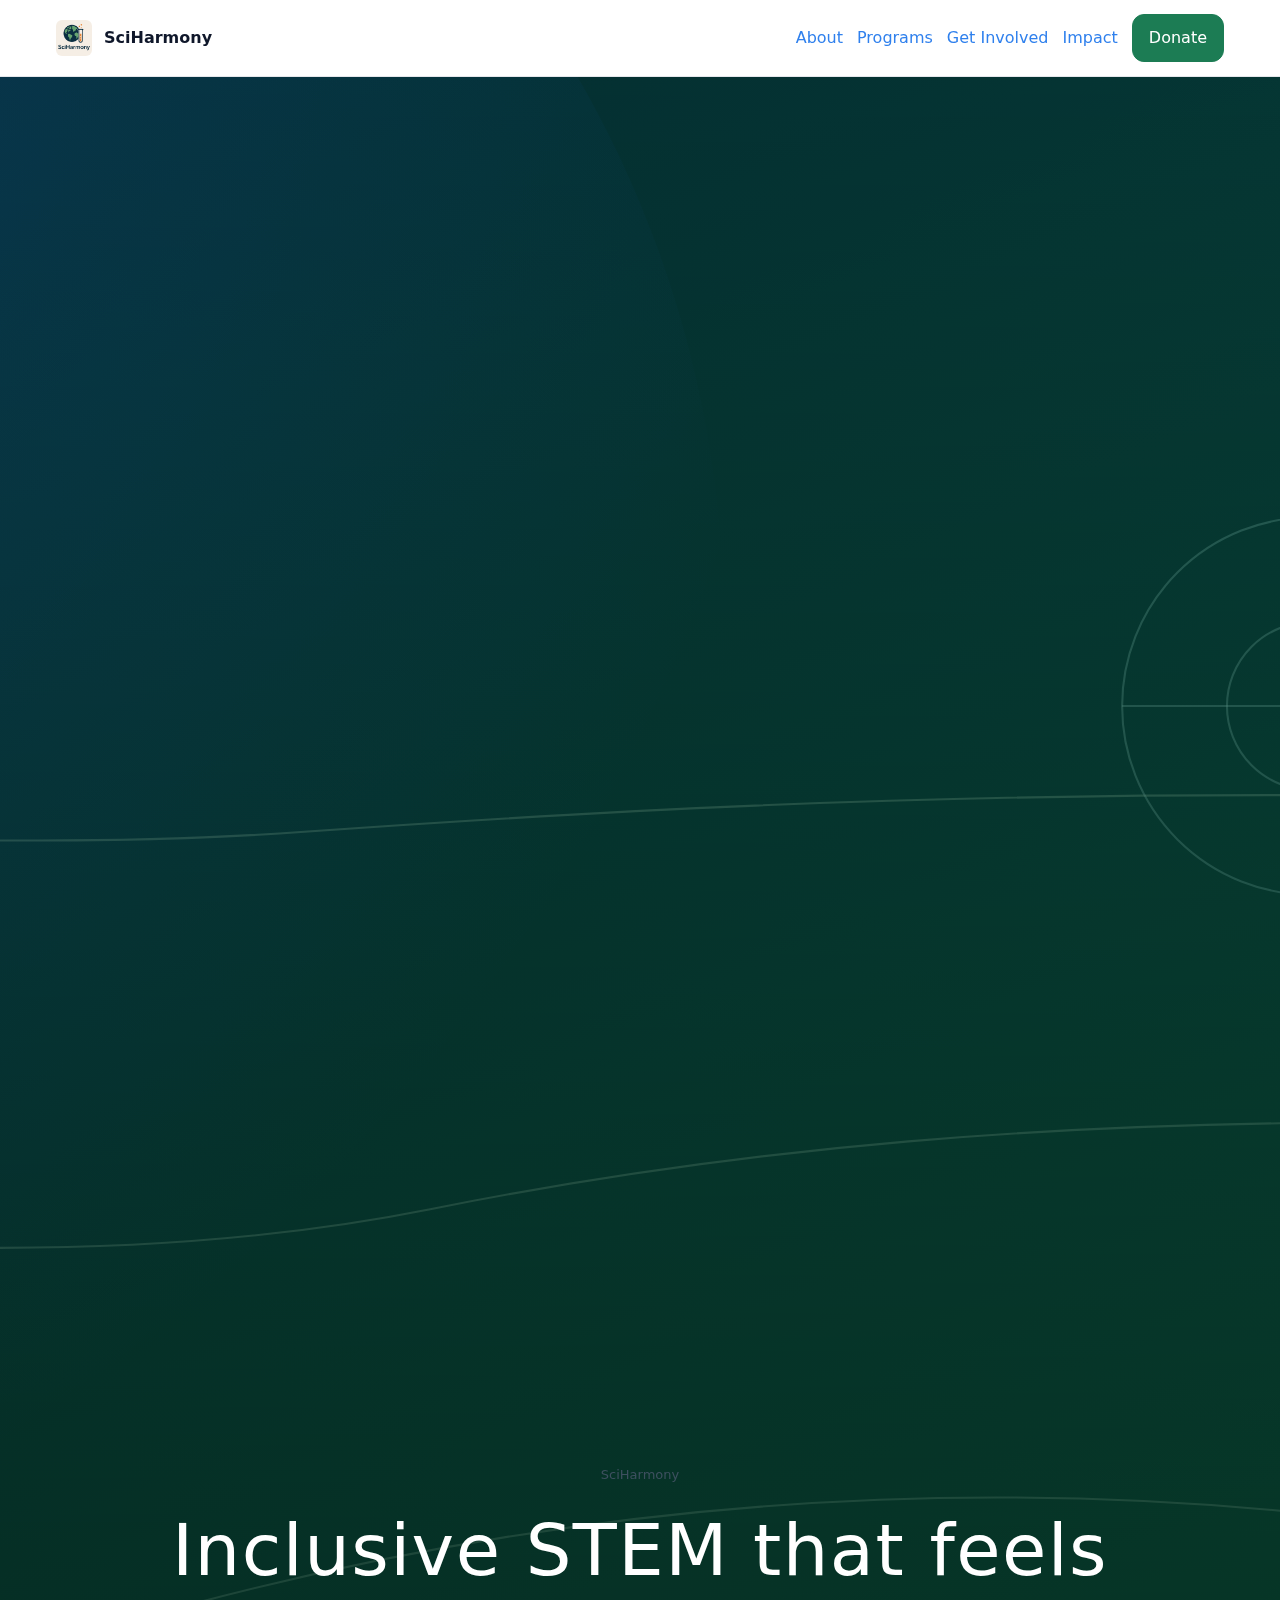
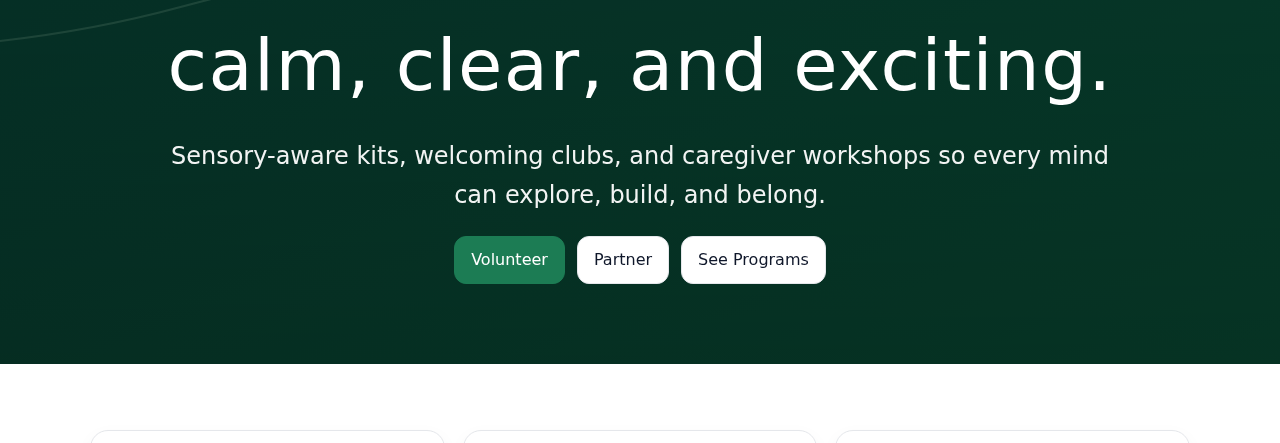
<file: index.html>
<!doctype html>
<html lang="en">
<head>
  <meta charset="utf-8" />
  <meta name="viewport" content="width=device-width, initial-scale=1" />
  <title>SciHarmony — Inclusive STEM for every mind.</title>
  <meta name="description" content="Sensory-aware STEM kits and inclusive clubs for neurodivergent students." />
  <link rel="icon" href="assets/images/logo.png" />
  <link rel="stylesheet" href="assets/css/styles.css" />
</head>
<body>
<header class="header">
  <div class="navwrap">
    <a class="brand" href="index.html"><img src="assets/images/logo.png" alt="SciHarmony logo"/><span>SciHarmony</span></a>
    <nav class="nav" aria-label="primary">
      <a href="about.html">About</a>
      <a href="programs.html">Programs</a>
      <a href="get-involved.html">Get Involved</a>
      <a href="impact.html">Impact</a>
      <a class="btn primary" href="get-involved.html#donate">Donate</a>
    </nav>
  </div>
</header>

<section class="hero" role="banner">
  <div class="hero-inner">
    <div class="small" style="opacity:.85">SciHarmony</div>
    <h1>Inclusive STEM that feels calm, clear, and exciting.</h1>
    <p class="sub">Sensory-aware kits, welcoming clubs, and caregiver workshops so every mind can explore, build, and belong.</p>
    <div class="cta-row">
      <a class="btn primary" href="get-involved.html#volunteer">Volunteer</a>
      <a class="btn ghost" href="get-involved.html#partner">Partner</a>
      <a class="btn ghost" href="programs.html">See Programs</a>
    </div>
  </div>
</section>

<section class="section">
  <div class="container">
    <div class="cards">
      <div class="card">
        <h3>STEM Access Kits</h3>
        <p>Low-cost activities with visual steps and predictable pacing (30–45 minutes).</p>
      </div>
      <div class="card">
        <h3>Inclusive Clubs</h3>
        <p>Weekly sessions with routines, a quiet space, and trained peer mentors.</p>
      </div>
      <div class="card">
        <h3>Caregiver Workshops</h3>
        <p>Fast, practical strategies to extend interest-led learning at home.</p>
      </div>
    </div>
  </div>
</section>

<section class="section">
  <div class="container">
    <div class="kpis" id="impact-counters" aria-live="polite"></div>
  </div>
</section>

<footer class="footer">
  <div class="footer-inner">
    <div><strong>SciHarmony</strong><br/><span class="small">Inclusive STEM for every mind.</span></div>
    <div class="small">Contact: <a href="mailto:hello@sciharmony.org">hello@sciharmony.org</a></div>
    <div class="small">© 2025 SciHarmony</div>
  </div>
</footer>

<script src="assets/js/app.js" defer></script>
</body>
</html>
</file>
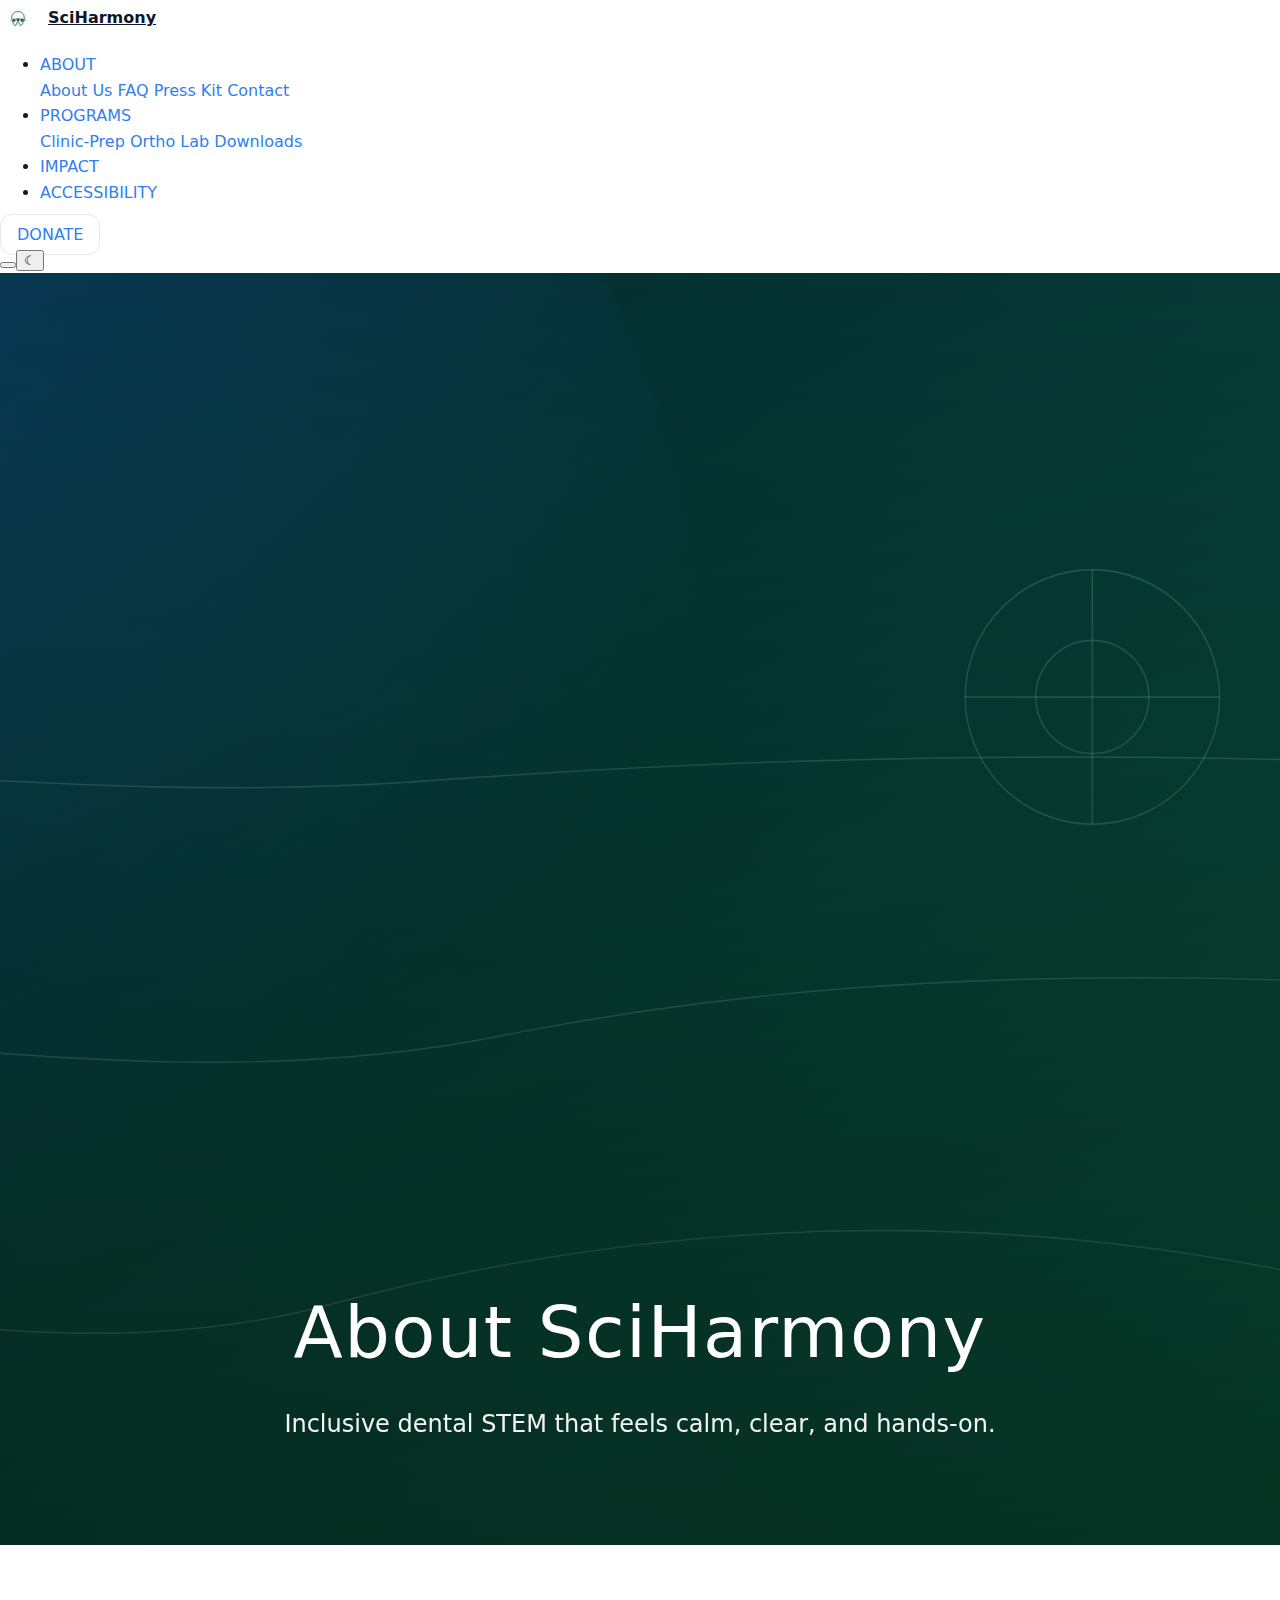
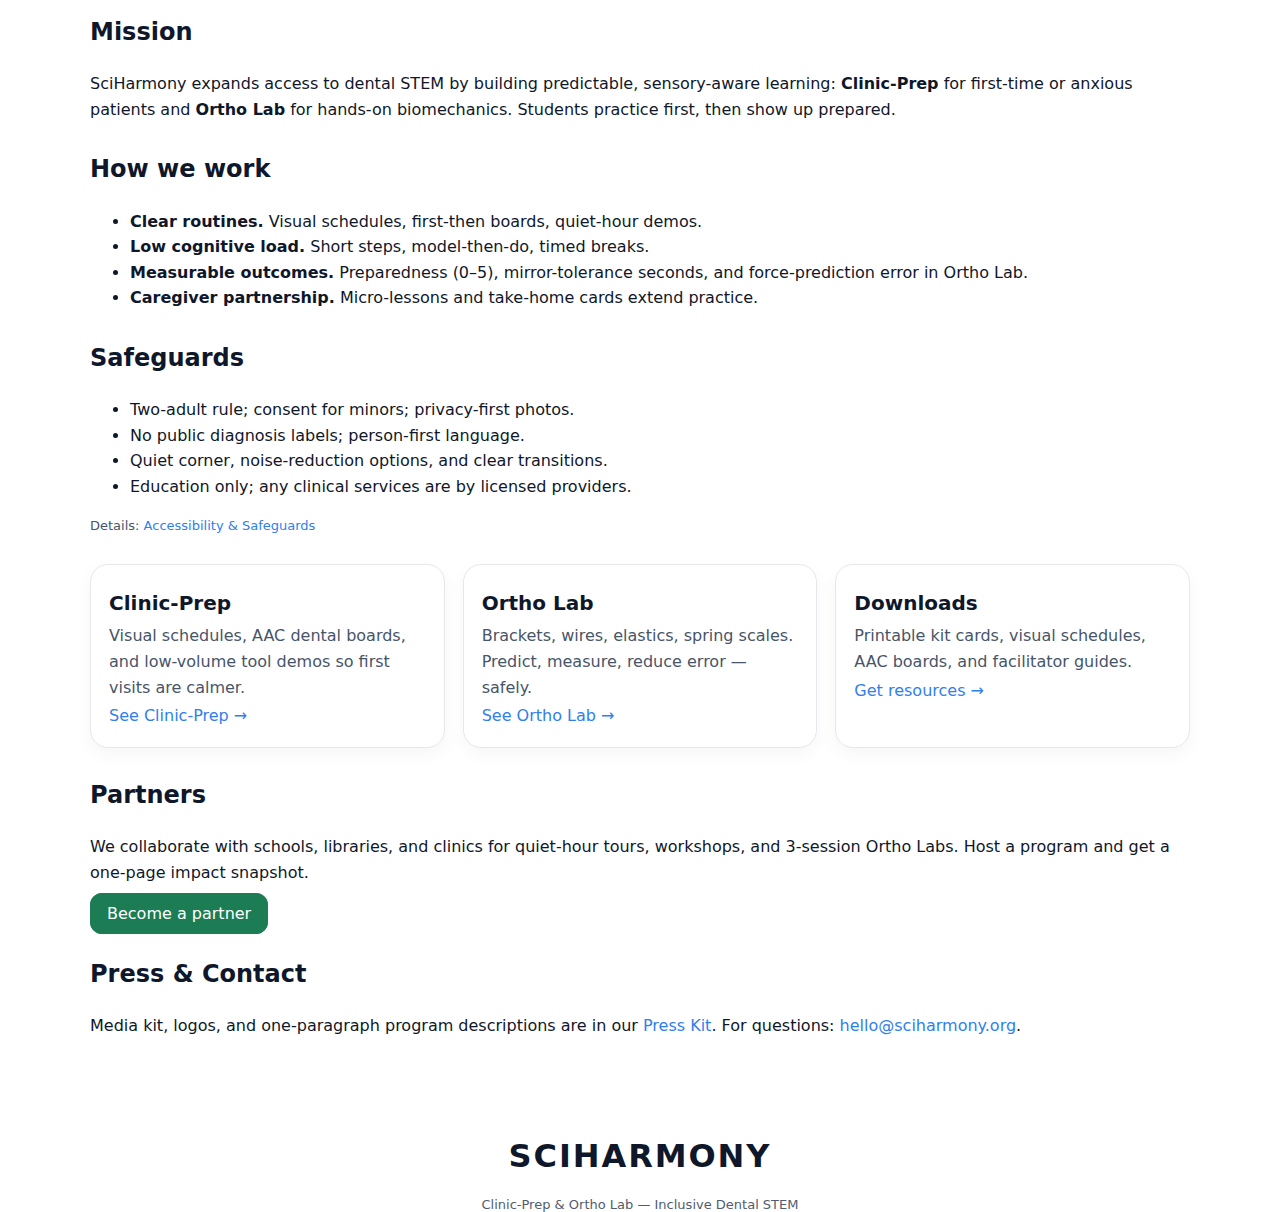
<file: about.html>
<!doctype html>
<html lang="en" data-theme="light">
<head>
  <meta charset="utf-8">
  <meta name="viewport" content="width=device-width, initial-scale=1">
  <title>About — SciHarmony</title>
  <meta name="description" content="SciHarmony builds inclusive dental STEM through Clinic-Prep and Ortho Lab with sensory-aware routines and measurable outcomes.">
  <link rel="icon" href="assets/logo/favicon-sciharmony-dental-green.svg" type="image/svg+xml">
  <link rel="stylesheet" href="assets/css/styles.css">
  <meta name="theme-color" content="#ffffff">
</head>
<body>

  <!-- Unified header (centered menu, donate pinned right) -->
  <header class="site-header">
    <a class="brand" href="index.html" aria-label="SciHarmony home">
      <img src="assets/logo/logo-sciharmony-dental-green.svg" alt="" width="40" height="40">
      <span class="brand-text">SciHarmony</span>
    </a>

    <nav class="main-nav" aria-label="Primary">
      <ul class="menu">
        <li class="has-dropdown">
          <a href="about.html" aria-expanded="false">ABOUT</a>
          <div class="dropdown">
            <a href="about.html">About Us</a>
            <a href="faq.html">FAQ</a>
            <a href="press-kit.html">Press Kit</a>
            <a href="contact.html">Contact</a>
          </div>
        </li>
        <li class="has-dropdown">
          <a href="programs.html" aria-expanded="false">PROGRAMS</a>
          <div class="dropdown">
            <a href="clinic-prep.html">Clinic-Prep</a>
            <a href="ortho-lab.html">Ortho Lab</a>
            <a href="downloads.html">Downloads</a>
          </div>
        </li>
        <li><a href="impact.html">IMPACT</a></li>
        <li><a href="accessibility.html">ACCESSIBILITY</a></li>
      </ul>
      <a class="btn donate" href="get-involved.html#donate">DONATE</a>
    </nav>
  </header>

  <!-- Small hero (keeps the white→green transition + dental background) -->
  <section class="hero hero--small" role="banner">
    <div class="hero-inner">
      <h1>About SciHarmony</h1>
      <p class="sub">Inclusive dental STEM that feels calm, clear, and hands-on.</p>
    </div>
  </section>

  <!-- Page content -->
  <main class="section">
    <div class="container">

      <section class="reveal" style="margin-bottom:28px">
        <h2>Mission</h2>
        <p>
          SciHarmony expands access to dental STEM by building predictable, sensory-aware learning:
          <strong>Clinic-Prep</strong> for first-time or anxious patients and <strong>Ortho Lab</strong> for
          hands-on biomechanics. Students practice first, then show up prepared.
        </p>
      </section>

      <section class="reveal" style="margin-bottom:28px">
        <h2>How we work</h2>
        <ul>
          <li><strong>Clear routines.</strong> Visual schedules, first-then boards, quiet-hour demos.</li>
          <li><strong>Low cognitive load.</strong> Short steps, model-then-do, timed breaks.</li>
          <li><strong>Measurable outcomes.</strong> Preparedness (0–5), mirror-tolerance seconds,
              and force-prediction error in Ortho Lab.</li>
          <li><strong>Caregiver partnership.</strong> Micro-lessons and take-home cards extend practice.</li>
        </ul>
      </section>

      <section class="reveal" style="margin-bottom:28px">
        <h2>Safeguards</h2>
        <ul>
          <li>Two-adult rule; consent for minors; privacy-first photos.</li>
          <li>No public diagnosis labels; person-first language.</li>
          <li>Quiet corner, noise-reduction options, and clear transitions.</li>
          <li>Education only; any clinical services are by licensed providers.</li>
        </ul>
        <p class="small">Details: <a href="accessibility.html">Accessibility &amp; Safeguards</a></p>
      </section>

      <section class="cards reveal" style="margin-top:10px">
        <div class="card">
          <h3>Clinic-Prep</h3>
          <p>Visual schedules, AAC dental boards, and low-volume tool demos so first visits are calmer.</p>
          <p><a href="clinic-prep.html">See Clinic-Prep →</a></p>
        </div>
        <div class="card">
          <h3>Ortho Lab</h3>
          <p>Brackets, wires, elastics, spring scales. Predict, measure, reduce error — safely.</p>
          <p><a href="ortho-lab.html">See Ortho Lab →</a></p>
        </div>
        <div class="card">
          <h3>Downloads</h3>
          <p>Printable kit cards, visual schedules, AAC boards, and facilitator guides.</p>
          <p><a href="downloads.html">Get resources →</a></p>
        </div>
      </section>

      <section class="reveal" style="margin-top:28px">
        <h2>Partners</h2>
        <p>
          We collaborate with schools, libraries, and clinics for quiet-hour tours, workshops,
          and 3-session Ortho Labs. Host a program and get a one-page impact snapshot.
        </p>
        <p><a class="btn primary" href="get-involved.html#partner">Become a partner</a></p>
      </section>

      <section class="reveal" style="margin-top:28px">
        <h2>Press &amp; Contact</h2>
        <p>
          Media kit, logos, and one-paragraph program descriptions are in our
          <a href="press-kit.html">Press Kit</a>. For questions:
          <a href="mailto:hello@sciharmony.org">hello@sciharmony.org</a>.
        </p>
      </section>

    </div>
  </main>

  <!-- Unified gradient footer with visible inline SVG icons -->
  <footer class="site-footer">
    <div class="footer-main" style="text-align:center;max-width:960px;margin:0 auto;padding:28px 16px;">
      <h2 style="margin:0 0 8px 0;font-size:32px;letter-spacing:.06em">SCIHARMONY</h2>
      <p class="small" style="opacity:.95">Clinic-Prep &amp; Ortho Lab — Inclusive Dental STEM</p>

      <div class="socials" style="display:flex;gap:18px;justify-content:center;margin:14px 0 6px">
        <a href="#" aria-label="Instagram" style="display:inline-flex" title="Instagram">
          <svg width="24" height="24" viewBox="0 0 24 24" fill="none" stroke="currentColor" stroke-width="1.8" stroke-linecap="round" stroke-linejoin="round" style="color:#fff">
            <rect x="3" y="3" width="18" height="18" rx="5"></rect>
            <path d="M16 11.37A4 4 0 1 1 12.63 8 4 4 0 0 1 16 11.37z"></path>
            <line x1="17.5" y1="6.5" x2="17.5" y2="6.5"></line>
          </svg>
        </a>
        <a href="#" aria-label="LinkedIn" style="display:inline-flex" title="LinkedIn">
          <svg width="24" height="24" viewBox="0 0 24 24" fill="currentColor" style="color:#fff">
            <path d="M4.98 3.5C4.98 4.88 3.86 6 2.5 6S0 4.88 0 3.5 1.12 1 2.5 1s2.48 1.12 2.48 2.5zM0 8h5v15H0V8zm7.5 0h4.8v2.05h.07c.67-1.27 2.3-2.6 4.74-2.6 5.07 0 6 3.34 6 7.69V23H18V16.1c0-1.65-.03-3.76-2.3-3.76-2.3 0-2.65 1.8-2.65 3.64V23H7.5V8z"/>
          </svg>
        </a>
        <a href="#" aria-label="YouTube" style="display:inline-flex" title="YouTube">
          <svg width="26" height="26" viewBox="0 0 24 24" fill="#fff">
            <path d="M23.5 6.2a3 3 0 0 0-2.1-2.1C19.3 3.6 12 3.6 12 3.6s-7.3 0-9.4.5A3 3 0 0 0 .5 6.2 31 31 0 0 0 0 12a31 31 0 0 0 .5 5.8 3 3 0 0 0 2.1 2.1c2.1.5 9.4.5 9.4.5s7.3 0 9.4-.5a3 3 0 0 0 2.1-2.1A31 31 0 0 0 24 12a31 31 0 0 0-.5-5.8zM9.6 15.5v-7l6.2 3.5-6.2 3.5z"/>
          </svg>
        </a>
      </div>

      <div class="footer-badge" style="display:inline-flex;align-items:center;gap:8px;border:1px solid rgba(255,255,255,.35);border-radius:999px;padding:8px 14px;color:#fff;opacity:.95">
        <svg width="18" height="18" viewBox="0 0 24 24" fill="currentColor" aria-hidden="true"><path d="M12 2l2.09 6.26h6.58l-5.32 3.86 2.03 6.24L12 15.77 6.62 18.36l2.03-6.24L3.33 8.26h6.58L12 2z"/></svg>
        <span>Made with students</span>
      </div>

      <p class="copyright" style="margin-top:12px">© 2025 SciHarmony. Made with students.</p>
    </div>
  </footer>

  <!-- App bundle (nav dropdowns, dark mode, parallax, drawer, cursor ring, etc.) -->
  <script src="assets/js/app.js" defer></script>
</body>
</html>
</file>
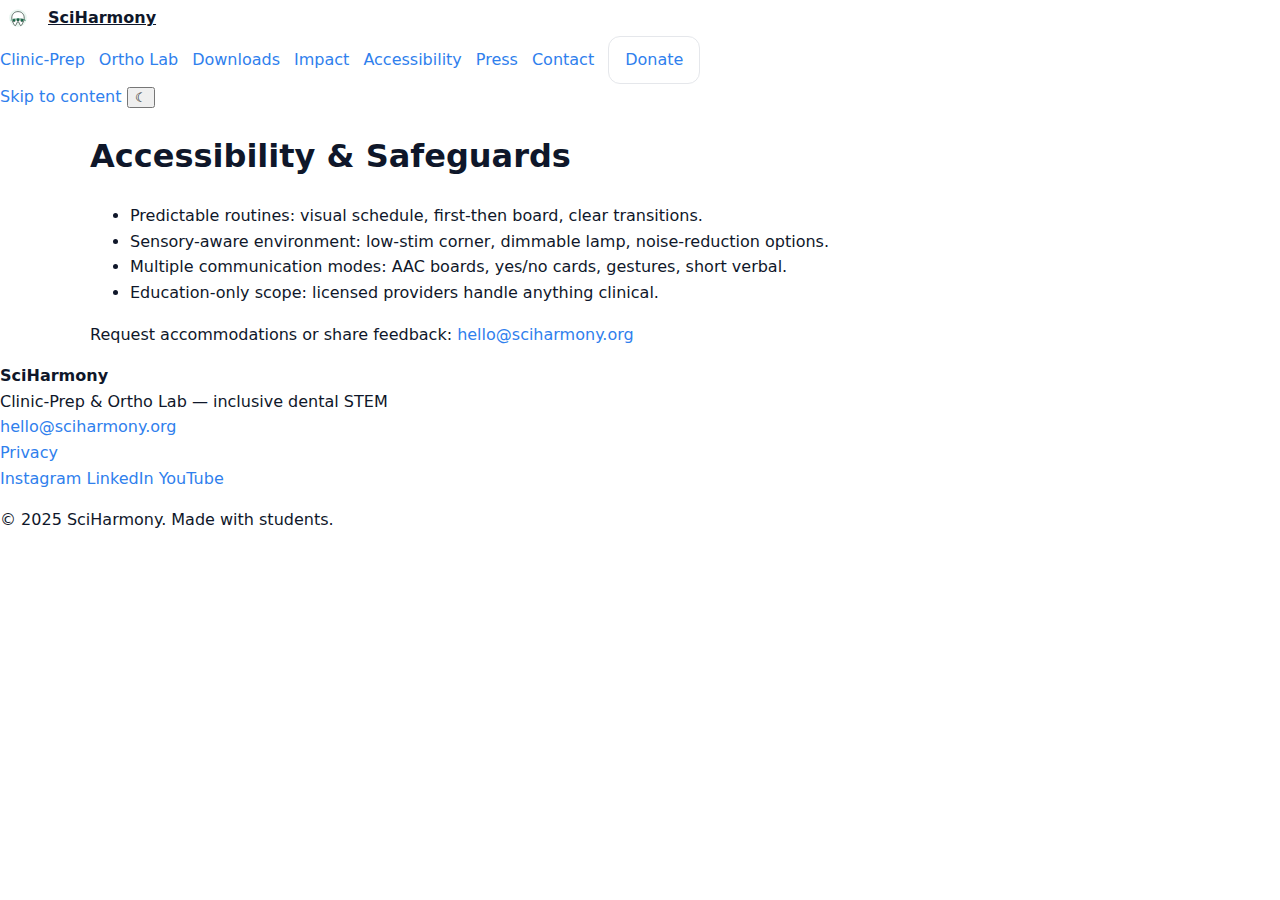
<file: accessibility.html>
<!doctype html>
<html lang="en">
<head>
  <meta charset="utf-8" />
  <meta name="viewport" content="width=device-width, initial-scale=1" />
  <title>Accessibility — SciHarmony</title>
  <meta name="description" content="SciHarmony — Clinic-Prep and Ortho Lab: inclusive dental STEM." />
  <link rel="icon" href="assets/logo/favicon-sciharmony-dental-green.svg" type="image/svg+xml" />
  <link rel="stylesheet" href="assets/css/styles.css" />
  
</head>
<body>

<header class="site-header">
  <a class="brand" href="index.html" aria-label="SciHarmony home">
    <img src="assets/logo/logo-sciharmony-dental-green.svg" alt="SciHarmony logo" width="40" height="40" />
    <span class="brand-text">SciHarmony</span>
  </a>
  <nav class="nav" aria-label="primary">
    <a href="clinic-prep.html">Clinic-Prep</a>
    <a href="ortho-lab.html">Ortho Lab</a>
    <a href="downloads.html">Downloads</a>
    <a href="impact.html">Impact</a>
    <a href="accessibility.html" aria-current="page">Accessibility</a>
    <a href="press-kit.html">Press</a>
    <a href="contact.html">Contact</a>
    <a class="btn donate" href="get-involved.html#donate">Donate</a>
  </nav>
  <a class="skip-link" href="#main">Skip to content</a>
</header>

<main id="main" class="container">

<h1>Accessibility & Safeguards</h1>
<ul>
  <li>Predictable routines: visual schedule, first-then board, clear transitions.</li>
  <li>Sensory-aware environment: low-stim corner, dimmable lamp, noise-reduction options.</li>
  <li>Multiple communication modes: AAC boards, yes/no cards, gestures, short verbal.</li>
  <li>Education-only scope: licensed providers handle anything clinical.</li>
</ul>
<p>Request accommodations or share feedback: <a href="mailto:hello@sciharmony.org">hello@sciharmony.org</a></p>

</main>

<footer class="site-footer">
  <div class="footer-grid">
    <div><strong>SciHarmony</strong><br/>Clinic-Prep & Ortho Lab — inclusive dental STEM</div>
    <div>
      <a href="mailto:hello@sciharmony.org">hello@sciharmony.org</a><br/>
      <a href="privacy.html">Privacy</a>
    </div>
    <div class="socials">
      <a href="#" aria-label="Instagram">Instagram</a>
      <a href="#" aria-label="LinkedIn">LinkedIn</a>
      <a href="#" aria-label="YouTube">YouTube</a>
    </div>
  </div>
  <p class="copyright">© 2025 SciHarmony. Made with students.</p>
</footer>

<script src="assets/js/app.js" defer></script>
</body>
</html>
</file>
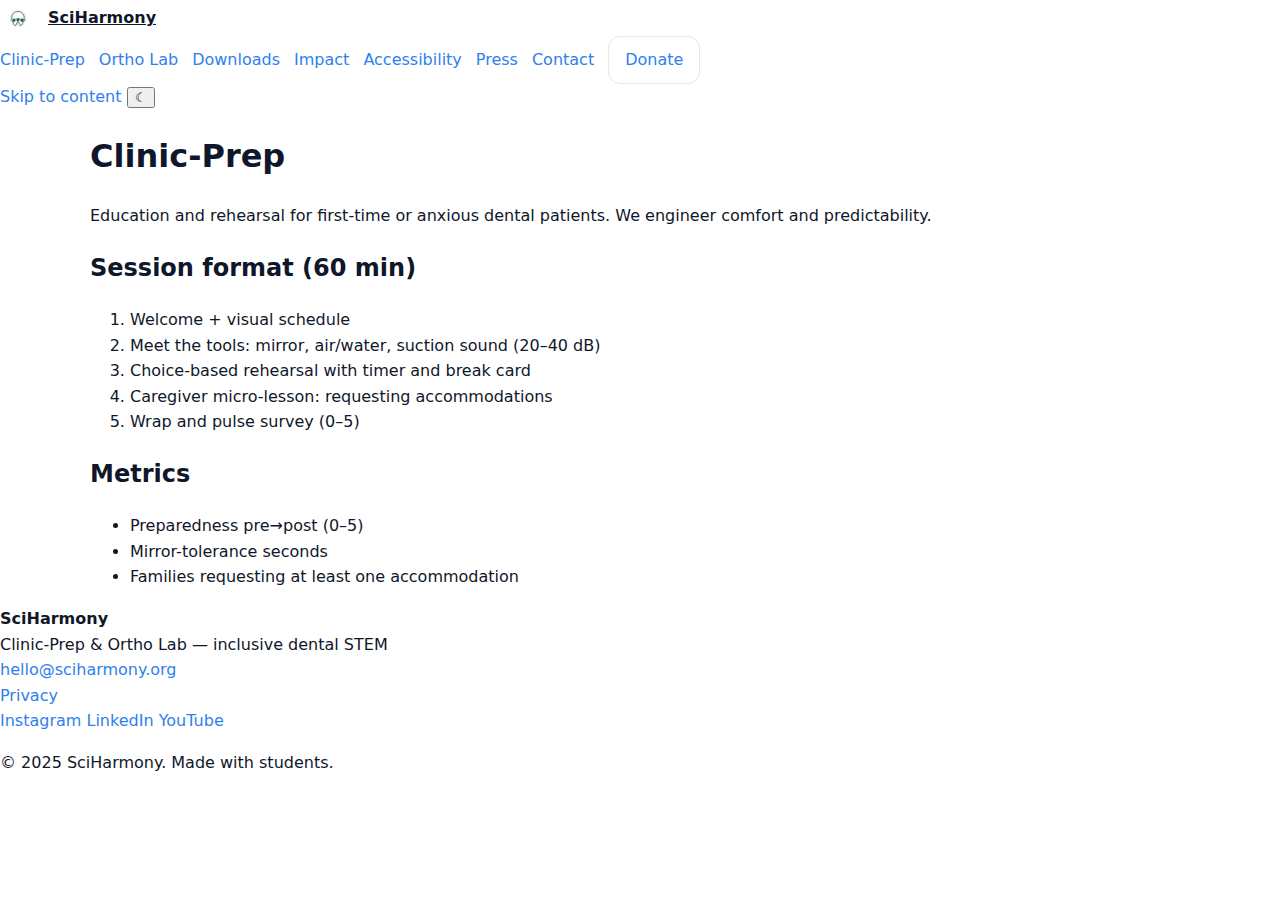
<file: clinic-prep.html>
<!doctype html>
<html lang="en">
<head>
  <meta charset="utf-8" />
  <meta name="viewport" content="width=device-width, initial-scale=1" />
  <title>Clinic-Prep — SciHarmony</title>
  <meta name="description" content="SciHarmony — Clinic-Prep and Ortho Lab: inclusive dental STEM." />
  <link rel="icon" href="assets/logo/favicon-sciharmony-dental-green.svg" type="image/svg+xml" />
  <link rel="stylesheet" href="assets/css/styles.css" />
  
</head>
<body>

<header class="site-header">
  <a class="brand" href="index.html" aria-label="SciHarmony home">
    <img src="assets/logo/logo-sciharmony-dental-green.svg" alt="SciHarmony logo" width="40" height="40" />
    <span class="brand-text">SciHarmony</span>
  </a>
  <nav class="nav" aria-label="primary">
    <a href="clinic-prep.html" aria-current="page">Clinic-Prep</a>
    <a href="ortho-lab.html">Ortho Lab</a>
    <a href="downloads.html">Downloads</a>
    <a href="impact.html">Impact</a>
    <a href="accessibility.html">Accessibility</a>
    <a href="press-kit.html">Press</a>
    <a href="contact.html">Contact</a>
    <a class="btn donate" href="get-involved.html#donate">Donate</a>
  </nav>
  <a class="skip-link" href="#main">Skip to content</a>
</header>

<main id="main" class="container">

<h1>Clinic-Prep</h1>
<p>Education and rehearsal for first-time or anxious dental patients. We engineer comfort and predictability.</p>
<h2>Session format (60 min)</h2>
<ol><li>Welcome + visual schedule</li><li>Meet the tools: mirror, air/water, suction sound (20–40 dB)</li><li>Choice-based rehearsal with timer and break card</li><li>Caregiver micro-lesson: requesting accommodations</li><li>Wrap and pulse survey (0–5)</li></ol>
<h2>Metrics</h2>
<ul><li>Preparedness pre→post (0–5)</li><li>Mirror-tolerance seconds</li><li>Families requesting at least one accommodation</li></ul>

</main>

<footer class="site-footer">
  <div class="footer-grid">
    <div><strong>SciHarmony</strong><br/>Clinic-Prep & Ortho Lab — inclusive dental STEM</div>
    <div>
      <a href="mailto:hello@sciharmony.org">hello@sciharmony.org</a><br/>
      <a href="privacy.html">Privacy</a>
    </div>
    <div class="socials">
      <a href="#" aria-label="Instagram">Instagram</a>
      <a href="#" aria-label="LinkedIn">LinkedIn</a>
      <a href="#" aria-label="YouTube">YouTube</a>
    </div>
  </div>
  <p class="copyright">© 2025 SciHarmony. Made with students.</p>
</footer>

<script src="assets/js/app.js" defer></script>
</body>
</html>
</file>
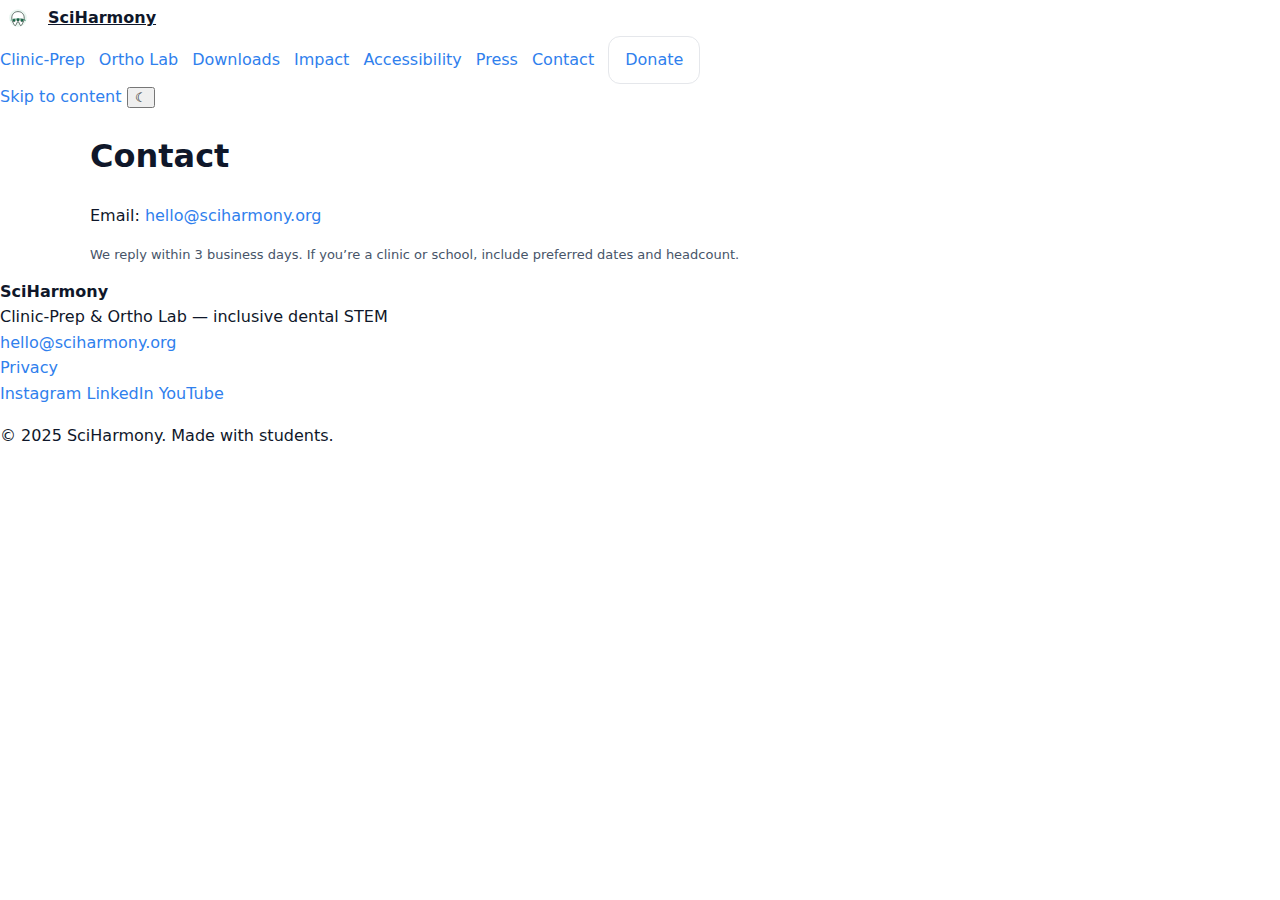
<file: contact.html>
<!doctype html>
<html lang="en">
<head>
  <meta charset="utf-8" />
  <meta name="viewport" content="width=device-width, initial-scale=1" />
  <title>Contact — SciHarmony</title>
  <meta name="description" content="SciHarmony — Clinic-Prep and Ortho Lab: inclusive dental STEM." />
  <link rel="icon" href="assets/logo/favicon-sciharmony-dental-green.svg" type="image/svg+xml" />
  <link rel="stylesheet" href="assets/css/styles.css" />
  
</head>
<body>

<header class="site-header">
  <a class="brand" href="index.html" aria-label="SciHarmony home">
    <img src="assets/logo/logo-sciharmony-dental-green.svg" alt="SciHarmony logo" width="40" height="40" />
    <span class="brand-text">SciHarmony</span>
  </a>
  <nav class="nav" aria-label="primary">
    <a href="clinic-prep.html">Clinic-Prep</a>
    <a href="ortho-lab.html">Ortho Lab</a>
    <a href="downloads.html">Downloads</a>
    <a href="impact.html">Impact</a>
    <a href="accessibility.html">Accessibility</a>
    <a href="press-kit.html">Press</a>
    <a href="contact.html" aria-current="page">Contact</a>
    <a class="btn donate" href="get-involved.html#donate">Donate</a>
  </nav>
  <a class="skip-link" href="#main">Skip to content</a>
</header>

<main id="main" class="container">

<h1>Contact</h1>
<p>Email: <a href="mailto:hello@sciharmony.org">hello@sciharmony.org</a></p>
<p class="small">We reply within 3 business days. If you’re a clinic or school, include preferred dates and headcount.</p>

</main>

<footer class="site-footer">
  <div class="footer-grid">
    <div><strong>SciHarmony</strong><br/>Clinic-Prep & Ortho Lab — inclusive dental STEM</div>
    <div>
      <a href="mailto:hello@sciharmony.org">hello@sciharmony.org</a><br/>
      <a href="privacy.html">Privacy</a>
    </div>
    <div class="socials">
      <a href="#" aria-label="Instagram">Instagram</a>
      <a href="#" aria-label="LinkedIn">LinkedIn</a>
      <a href="#" aria-label="YouTube">YouTube</a>
    </div>
  </div>
  <p class="copyright">© 2025 SciHarmony. Made with students.</p>
</footer>

<script src="assets/js/app.js" defer></script>
</body>
</html>
</file>
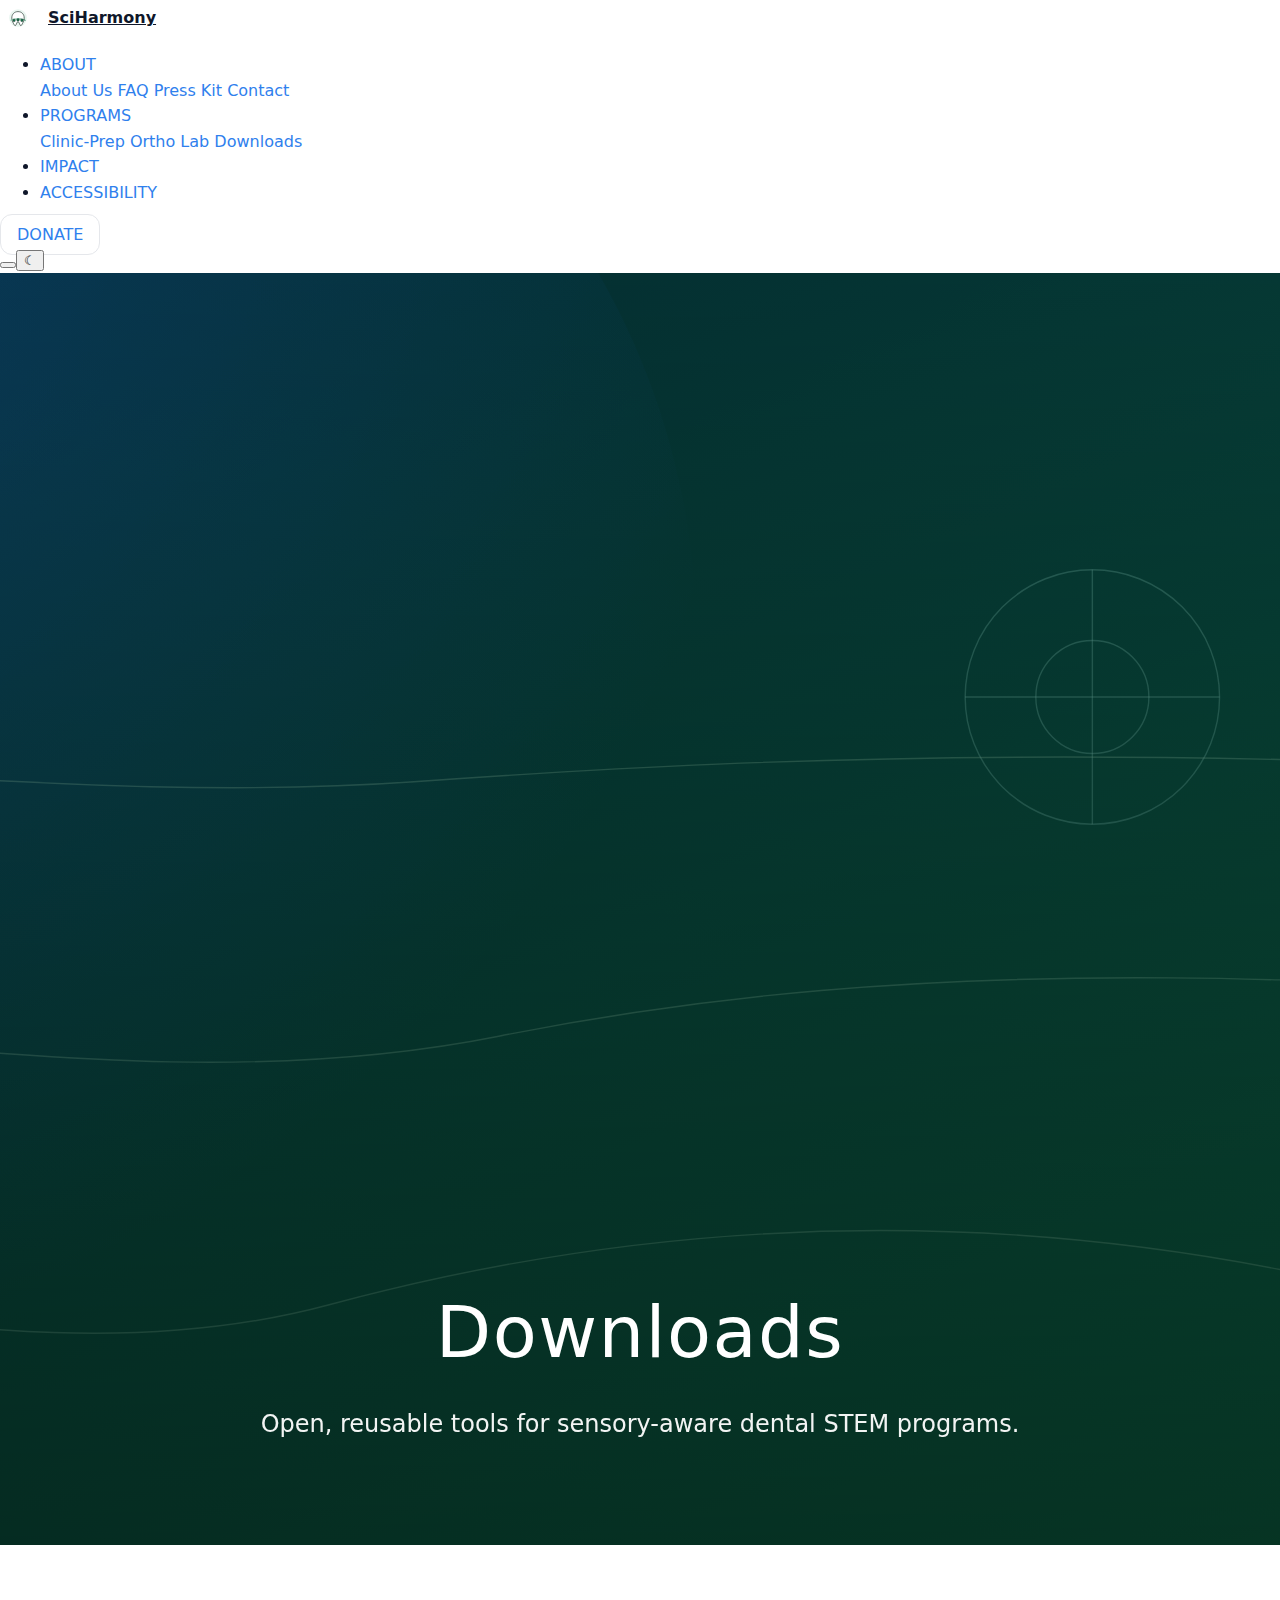
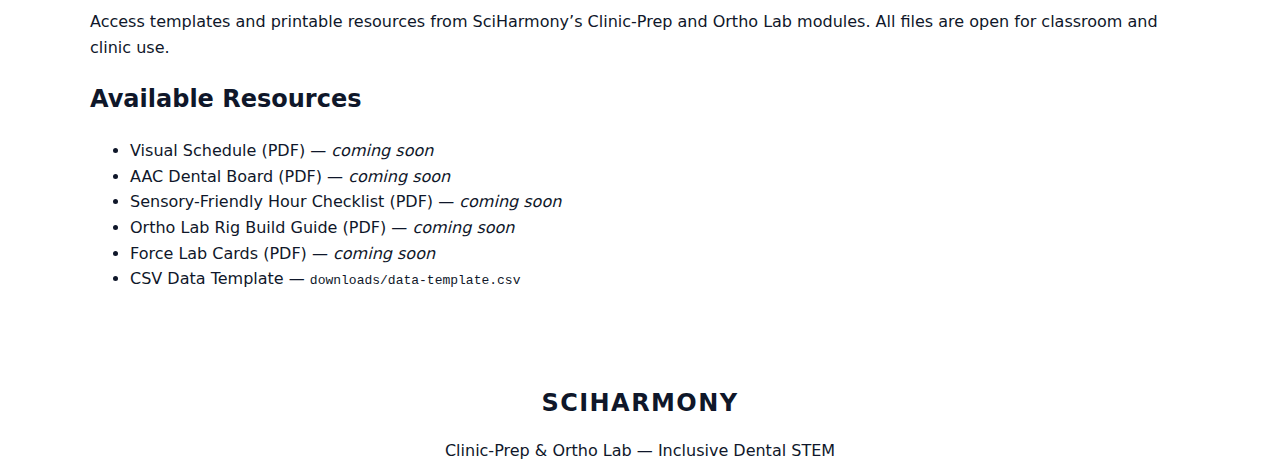
<file: downloads.html>
<!doctype html>
<html lang="en" data-theme="light">
<head>
  <meta charset="utf-8" />
  <meta name="viewport" content="width=device-width, initial-scale=1" />
  <title>Downloads — SciHarmony</title>
  <meta name="description" content="Download sensory-friendly Clinic-Prep and Ortho Lab resources for inclusive dental STEM." />
  <link rel="icon" href="assets/logo/favicon-sciharmony-dental-green.svg" type="image/svg+xml" />
  <link rel="stylesheet" href="assets/css/styles.css" />
  <meta name="theme-color" content="#ffffff" />
</head>

<body>

  <!-- Header (same across site) -->
  <header class="site-header">
    <a class="brand" href="index.html" aria-label="SciHarmony home">
      <img src="assets/logo/logo-sciharmony-dental-green.svg" alt="" width="40" height="40" />
      <span class="brand-text">SciHarmony</span>
    </a>

    <nav class="main-nav" aria-label="Primary">
      <ul class="menu">
        <li class="has-dropdown">
          <a href="about.html" aria-expanded="false">ABOUT</a>
          <div class="dropdown">
            <a href="about.html">About Us</a>
            <a href="faq.html">FAQ</a>
            <a href="press-kit.html">Press Kit</a>
            <a href="contact.html">Contact</a>
          </div>
        </li>
        <li class="has-dropdown">
          <a href="programs.html" aria-expanded="false">PROGRAMS</a>
          <div class="dropdown">
            <a href="clinic-prep.html">Clinic-Prep</a>
            <a href="ortho-lab.html">Ortho Lab</a>
            <a href="downloads.html" aria-current="page">Downloads</a>
          </div>
        </li>
        <li><a href="impact.html">IMPACT</a></li>
        <li><a href="accessibility.html">ACCESSIBILITY</a></li>
      </ul>
      <a class="btn donate" href="get-involved.html#donate">DONATE</a>
    </nav>
  </header>

  <!-- Hero section -->
  <section class="hero hero--small" role="banner">
    <div class="hero-inner">
      <h1>Downloads</h1>
      <p class="sub">Open, reusable tools for sensory-aware dental STEM programs.</p>
    </div>
  </section>

  <main id="main" class="section">
    <div class="container">

      <section class="reveal">
        <p>Access templates and printable resources from SciHarmony’s Clinic-Prep and Ortho Lab modules. All files are open for classroom and clinic use.</p>
      </section>

      <section class="reveal">
        <h2>Available Resources</h2>
        <ul>
          <li>Visual Schedule (PDF) — <em>coming soon</em></li>
          <li>AAC Dental Board (PDF) — <em>coming soon</em></li>
          <li>Sensory-Friendly Hour Checklist (PDF) — <em>coming soon</em></li>
          <li>Ortho Lab Rig Build Guide (PDF) — <em>coming soon</em></li>
          <li>Force Lab Cards (PDF) — <em>coming soon</em></li>
          <li>CSV Data Template — <code>downloads/data-template.csv</code></li>
        </ul>
      </section>

    </div>
  </main>

  <!-- Unified footer -->
  <footer class="site-footer">
    <div class="footer-main" style="text-align:center;max-width:960px;margin:0 auto;padding:28px 16px;">
      <h2 class="footer-title" style="margin:0 0 8px 0;letter-spacing:.06em">SCIHARMONY</h2>
      <p class="footer-tagline">Clinic-Prep &amp; Ortho Lab — Inclusive Dental STEM</p>

      <div class="footer-socials" style="display:flex;gap:18px;justify-content:center;margin:14px 0 6px">
        <a href="#" aria-label="Instagram" class="social-icon" title="Instagram">
          <svg width="24" height="24" viewBox="0 0 24 24" fill="none"
               stroke="currentColor" stroke-width="1.8" stroke-linecap="round" stroke-linejoin="round">
            <rect x="3" y="3" width="18" height="18" rx="5"></rect>
            <path d="M16 11.37A4 4 0 1 1 12.63 8 4 4 0 0 1 16 11.37z"></path>
            <line x1="17.5" y1="6.5" x2="17.5" y2="6.5"></line>
          </svg>
        </a>
        <a href="#" aria-label="LinkedIn" class="social-icon" title="LinkedIn">
          <svg width="24" height="24" viewBox="0 0 24 24" fill="currentColor">
            <path d="M4.98 3.5C4.98 4.88 3.86 6 2.5 6S0 4.88 0 3.5 1.12 1 2.5 1s2.48 1.12 2.48 2.5zM0 8h5v15H0V8zm7.5 0h4.8v2.05h.07c.67-1.27 2.3-2.6 4.74-2.6 5.07 0 6 3.34 6 7.69V23H18V16.1c0-1.65-.03-3.76-2.3-3.76-2.3 0-2.65 1.8-2.65 3.64V23H7.5V8z"/>
          </svg>
        </a>
        <a href="#" aria-label="YouTube" class="social-icon" title="YouTube">
          <svg width="26" height="26" viewBox="0 0 24 24" fill="#fff">
            <path d="M23.5 6.2a3 3 0 0 0-2.1-2.1C19.3 3.6 12 3.6 12 3.6s-7.3 0-9.4.5A3 3 0 0 0 .5 6.2 31 31 0 0 0 0 12a31 31 0 0 0 .5 5.8 3 3 0 0 0 2.1 2.1c2.1.5 9.4.5 9.4.5s7.3 0 9.4-.5a3 3 0 0 0 2.1-2.1A31 31 0 0 0 24 12a31 31 0 0 0-.5-5.8zM9.6 15.5v-7l6.2 3.5-6.2 3.5z"/>
          </svg>
        </a>
      </div>

      <div class="footer-badge" style="display:inline-flex;align-items:center;gap:8px;border:1px solid rgba(255,255,255,.35);border-radius:999px;padding:8px 14px;color:#fff;opacity:.95">
        <svg width="18" height="18" viewBox="0 0 24 24" fill="currentColor" aria-hidden="true">
          <path d="M12 2l2.09 6.26h6.58l-5.32 3.86 2.03 6.24L12 15.77 6.62 18.36l2.03-6.24L3.33 8.26h6.58L12 2z"/>
        </svg>
        <span>Made with students</span>
      </div>

      <p class="footer-copy" style="margin-top:12px">© 2025 SciHarmony. Made with students.</p>
    </div>
  </footer>

  <script src="assets/js/app.js" defer></script>
</body>
</html>
</file>
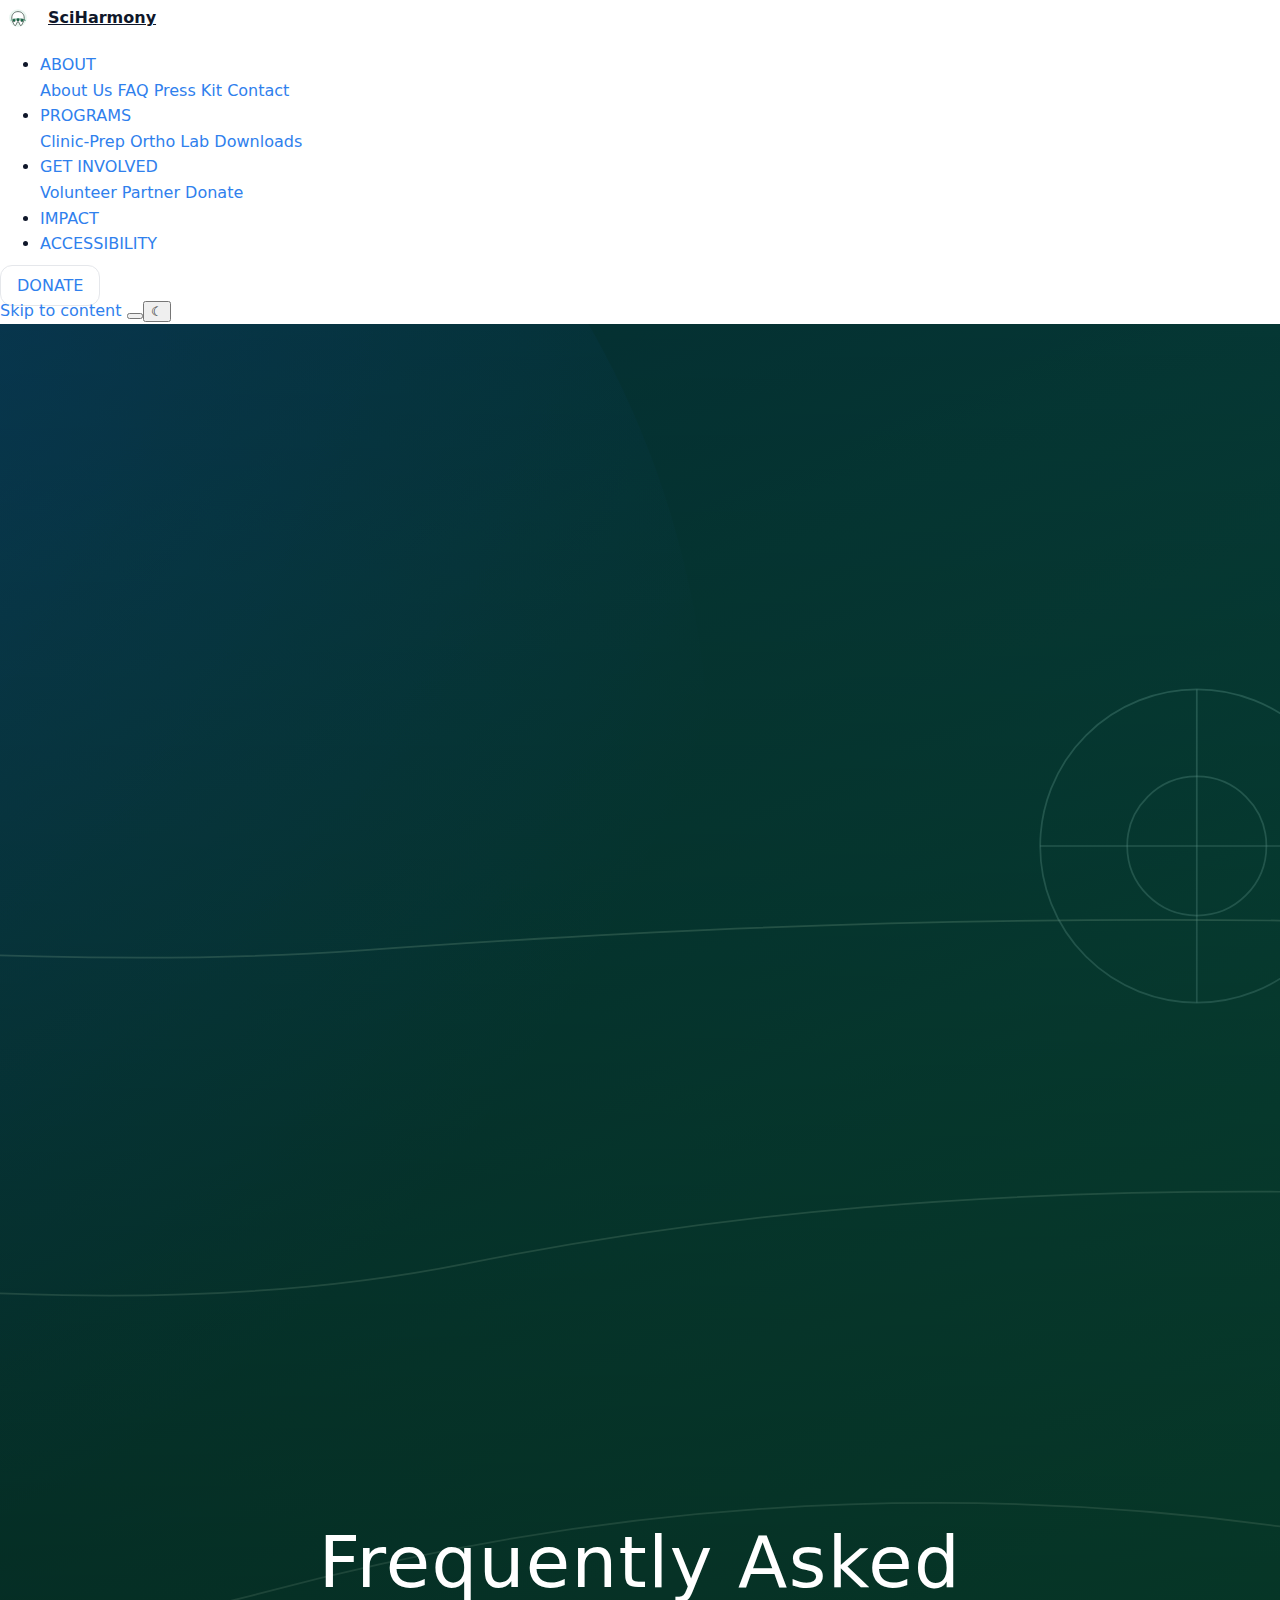
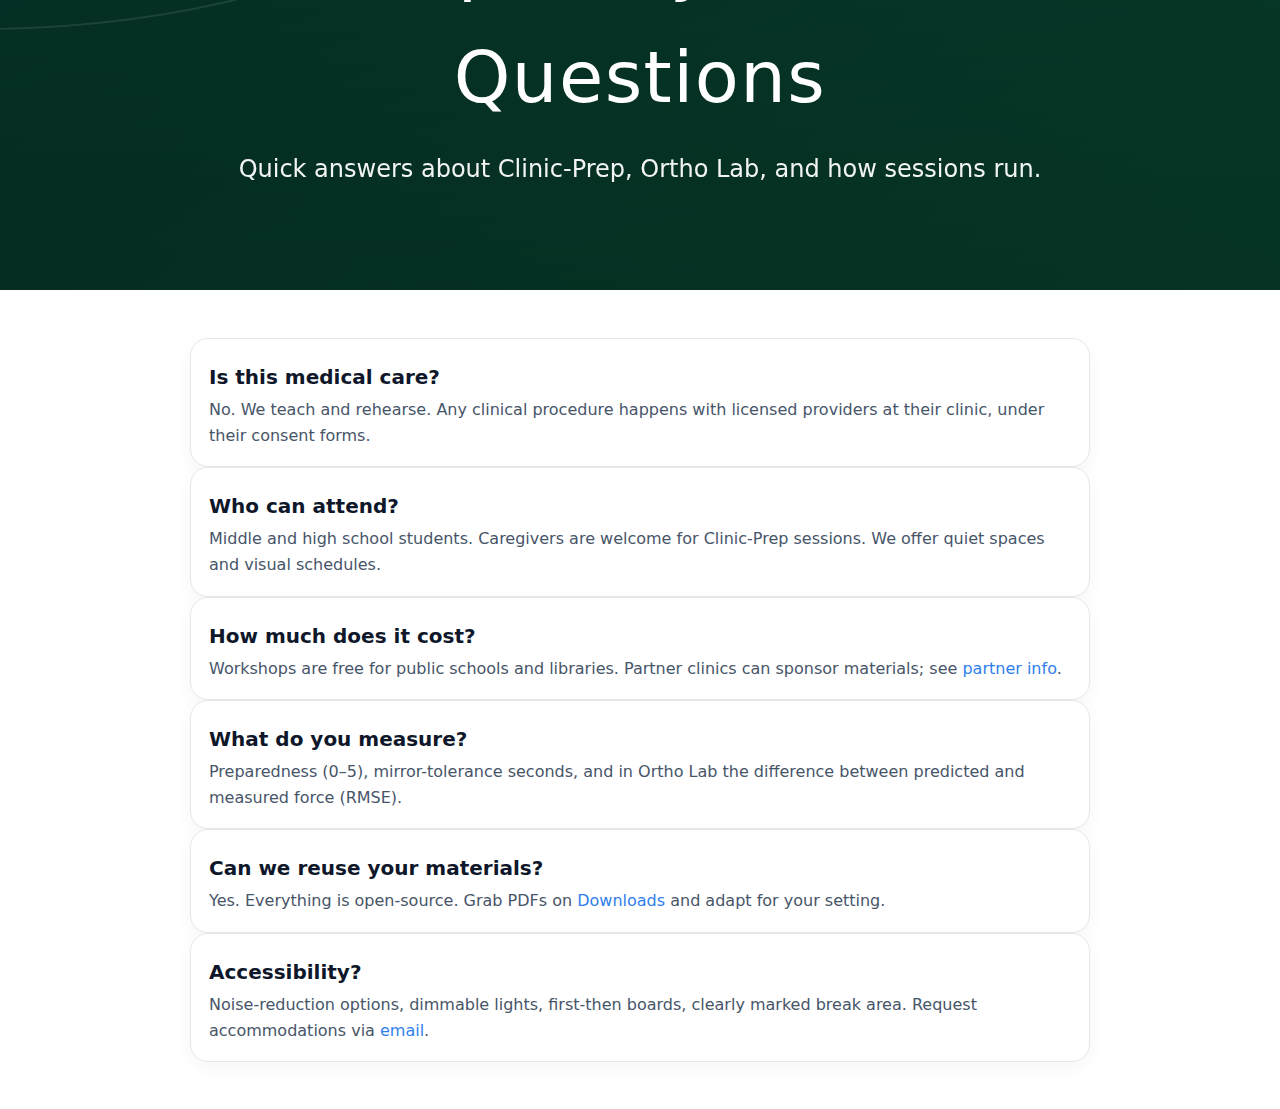
<file: faq.html>
<!doctype html>
<html lang="en" data-theme="light">
<head>
  <meta charset="utf-8"/>
  <meta name="viewport" content="width=device-width, initial-scale=1"/>
  <title>FAQ — SciHarmony</title>
  <meta name="description" content="Frequently asked questions about SciHarmony's Clinic-Prep and Ortho Lab programs."/>
  <link rel="icon" href="assets/logo/favicon-sciharmony-dental-green.svg" type="image/svg+xml"/>
  <link rel="stylesheet" href="assets/css/styles.css"/>
  <meta name="theme-color" content="#ffffff"/>
</head>
<body>

  <!-- Unified header (centered tabs, DONATE right; mobile drawer handled in app.js) -->
  <header class="site-header">
    <a class="brand" href="index.html" aria-label="SciHarmony home">
      <img src="assets/logo/logo-sciharmony-dental-green.svg" alt="" width="40" height="40"/>
      <span class="brand-text">SciHarmony</span>
    </a>

    <nav class="main-nav" aria-label="Primary">
      <ul class="menu" role="menubar">
        <li class="has-dropdown" role="none">
          <a href="about.html" role="menuitem" aria-haspopup="true" aria-expanded="false" aria-current="page">ABOUT</a>
          <div class="dropdown" role="menu" aria-label="About">
            <a href="about.html" role="menuitem">About Us</a>
            <a href="faq.html" role="menuitem" aria-current="page">FAQ</a>
            <a href="press-kit.html" role="menuitem">Press Kit</a>
            <a href="contact.html" role="menuitem">Contact</a>
          </div>
        </li>

        <li class="has-dropdown" role="none">
          <a href="programs.html" role="menuitem" aria-haspopup="true" aria-expanded="false">PROGRAMS</a>
          <div class="dropdown" role="menu" aria-label="Programs">
            <a href="clinic-prep.html" role="menuitem">Clinic-Prep</a>
            <a href="ortho-lab.html" role="menuitem">Ortho Lab</a>
            <a href="downloads.html" role="menuitem">Downloads</a>
          </div>
        </li>

        <li class="has-dropdown" role="none">
          <a href="get-involved.html" role="menuitem" aria-haspopup="true" aria-expanded="false">GET INVOLVED</a>
          <div class="dropdown" role="menu" aria-label="Get Involved">
            <a href="get-involved.html#volunteer" role="menuitem">Volunteer</a>
            <a href="get-involved.html#partner" role="menuitem">Partner</a>
            <a href="get-involved.html#donate" role="menuitem">Donate</a>
          </div>
        </li>

        <li role="none"><a role="menuitem" href="impact.html">IMPACT</a></li>
        <li role="none"><a role="menuitem" href="accessibility.html">ACCESSIBILITY</a></li>
      </ul>

      <a class="btn donate" href="get-involved.html#donate">DONATE</a>
    </nav>

    <a class="skip-link" href="#main">Skip to content</a>
  </header>

  <!-- Small hero for consistency -->
  <section class="hero hero--small" role="banner">
    <div class="hero-inner">
      <h1>Frequently Asked Questions</h1>
      <p class="sub">Quick answers about Clinic-Prep, Ortho Lab, and how sessions run.</p>
    </div>
  </section>

  <main id="main" class="section">
    <div class="container faq reveal" style="max-width:900px;margin:0 auto">
      <div class="qa card">
        <h3>Is this medical care?</h3>
        <p>No. We teach and rehearse. Any clinical procedure happens with licensed providers at their clinic, under their consent forms.</p>
      </div>

      <div class="qa card">
        <h3>Who can attend?</h3>
        <p>Middle and high school students. Caregivers are welcome for Clinic-Prep sessions. We offer quiet spaces and visual schedules.</p>
      </div>

      <div class="qa card">
        <h3>How much does it cost?</h3>
        <p>Workshops are free for public schools and libraries. Partner clinics can sponsor materials; see <a href="get-involved.html#partner">partner info</a>.</p>
      </div>

      <div class="qa card">
        <h3>What do you measure?</h3>
        <p>Preparedness (0–5), mirror-tolerance seconds, and in Ortho Lab the difference between predicted and measured force (RMSE).</p>
      </div>

      <div class="qa card">
        <h3>Can we reuse your materials?</h3>
        <p>Yes. Everything is open-source. Grab PDFs on <a href="downloads.html">Downloads</a> and adapt for your setting.</p>
      </div>

      <div class="qa card">
        <h3>Accessibility?</h3>
        <p>Noise-reduction options, dimmable lights, first-then boards, clearly marked break area. Request accommodations via <a href="mailto:hello@sciharmony.org">email</a>.</p>
      </div>
    </div>
  </main>

  <!-- Unified gradient footer with inline white icons -->
  <footer class="site-footer">
    <div class="footer-main" style="text-align:center;max-width:960px;margin:0 auto;padding:28px 16px;">
      <h2 class="footer-title" style="margin:0 0 8px 0;letter-spacing:.06em">SCIHARMONY</h2>
      <p class="footer-tagline">Clinic-Prep &amp; Ortho Lab — Inclusive Dental STEM</p>

      <div class="footer-socials" style="display:flex;gap:18px;justify-content:center;margin:14px 0 6px">
        <a href="#" aria-label="Instagram" class="social-icon" title="Instagram">
          <svg width="24" height="24" viewBox="0 0 24 24" fill="none"
               stroke="currentColor" stroke-width="1.8" stroke-linecap="round" stroke-linejoin="round">
            <rect x="3" y="3" width="18" height="18" rx="5"></rect>
            <path d="M16 11.37A4 4 0 1 1 12.63 8 4 4 0 0 1 16 11.37z"></path>
            <line x1="17.5" y1="6.5" x2="17.5" y2="6.5"></line>
          </svg>
        </a>
        <a href="#" aria-label="LinkedIn" class="social-icon" title="LinkedIn">
          <svg width="24" height="24" viewBox="0 0 24 24" fill="currentColor">
            <path d="M4.98 3.5C4.98 4.88 3.86 6 2.5 6S0 4.88 0 3.5 1.12 1 2.5 1s2.48 1.12 2.48 2.5zM0 8h5v15H0V8zm7.5 0h4.8v2.05h.07c.67-1.27 2.3-2.6 4.74-2.6 5.07 0 6 3.34 6 7.69V23H18V16.1c0-1.65-.03-3.76-2.3-3.76-2.3 0-2.65 1.8-2.65 3.64V23H7.5V8z"/>
          </svg>
        </a>
        <a href="#" aria-label="YouTube" class="social-icon" title="YouTube">
          <svg width="26" height="26" viewBox="0 0 24 24" fill="#fff">
            <path d="M23.5 6.2a3 3 0 0 0-2.1-2.1C19.3 3.6 12 3.6 12 3.6s-6.493 0-7.615.538C3.354 3.72 3 5.17 3 5.17S2.646 7.015 2.646 9v6c0 1.985.354 3.83.739 4.83.743.538 7.615.538 7.615.538s6.493 0 7.615-.538c.621-.538.739-1.985.739-1.985s.354-1.845.354-3.83v-6c0-1.985-.354-3.83-.739-4.83zM9.6 15.5v-7l6.2 3.5-6.2 3.5z"/>
          </svg>
        </a>
      </div>

      <div class="footer-badge" style="display:inline-flex;align-items:center;gap:8px;border:1px solid rgba(255,255,255,.35);border-radius:999px;padding:8px 14px;color:#fff;opacity:.95">
        <svg width="18" height="18" viewBox="0 0 24 24" fill="currentColor" aria-hidden="true">
          <path d="M12 2l2.09 6.26h6.58l-5.32 3.86 2.03 6.24L12 15.77 6.62 18.36l2.03-6.24L3.33 8.26h6.58L12 2z"/>
        </svg>
        <span>Made with students</span>
      </div>

      <p class="copyright" style="margin-top:12px">© 2025 SciHarmony. Made with students.</p>
    </div>
  </footer>

  <!-- App bundle (dropdowns, dark mode toggle, mobile drawer, cursor ring, etc.) -->
  <script src="assets/js/app.js" defer></script>
</body>
</html>
</file>
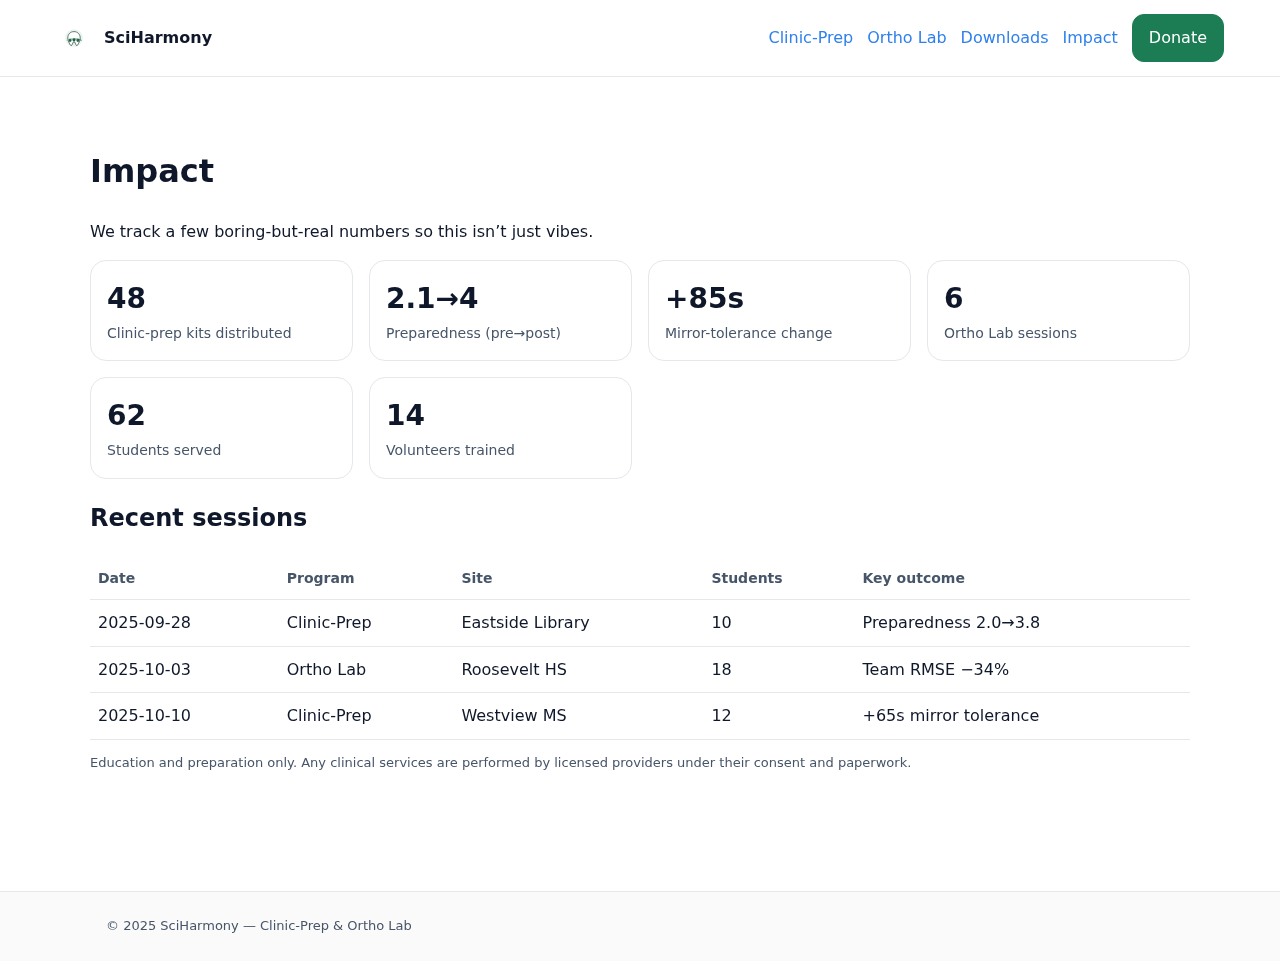
<file: impact.html>
<!doctype html>
<html lang="en">
<head>
  <meta charset="utf-8"/>
  <meta name="viewport" content="width=device-width, initial-scale=1"/>
  <title>Impact — SciHarmony</title>
  <meta name="description" content="Impact metrics for SciHarmony Clinic-Prep and Ortho Lab."/>
  <link rel="icon" href="assets/logo/favicon-sciharmony-dental-green.svg" type="image/svg+xml"/>
  <link rel="stylesheet" href="assets/css/styles.css"/>
  <style>
    .grid{display:grid;grid-template-columns:repeat(auto-fit,minmax(220px,1fr));gap:16px;margin:16px 0}
    .tile{border:1px solid #e5e7eb;border-radius:16px;padding:16px;background:#fff}
    .tile .num{font-size:28px;font-weight:700}
    .tile .lbl{font-size:14px;color:#475569}
    table{width:100%;border-collapse:collapse;margin-top:16px}
    th,td{border-bottom:1px solid #e5e7eb;padding:10px 8px;text-align:left}
    th{font-size:14px;color:#475569;font-weight:600}
    .note{font-size:13px;color:#475569}
  </style>
</head>
<body>

<header class="header">
  <div class="navwrap">
    <a class="brand" href="index.html" aria-label="SciHarmony home">
      <img src="assets/logo/logo-sciharmony-dental-green.svg" alt="SciHarmony logo" width="40" height="40"/>
      <span>SciHarmony</span>
    </a>
    <nav class="nav" aria-label="primary">
      <a href="clinic-prep.html">Clinic-Prep</a>
      <a href="ortho-lab.html">Ortho Lab</a>
      <a href="downloads.html">Downloads</a>
      <a href="impact.html" aria-current="page">Impact</a>
      <a class="btn primary" href="get-involved.html#donate">Donate</a>
    </nav>
  </div>
</header>

<section class="section">
  <div class="container">
    <h1>Impact</h1>
    <p>We track a few boring-but-real numbers so this isn’t just vibes.</p>

    <!-- KPI tiles populated from data/impact.json -->
    <div id="kpis" class="grid" aria-live="polite">
      <!-- tiles render here -->
    </div>

    <h2>Recent sessions</h2>
    <table id="sessions">
      <thead>
        <tr>
          <th>Date</th><th>Program</th><th>Site</th><th>Students</th><th>Key outcome</th>
        </tr>
      </thead>
      <tbody><!-- rows render here --></tbody>
    </table>

    <p class="note">Education and preparation only. Any clinical services are performed by licensed providers under their consent and paperwork.</p>
  </div>
</section>

<footer class="footer">
  <div class="footer-inner">
    <div class="small">© 2025 SciHarmony — Clinic-Prep & Ortho Lab</div>
  </div>
</footer>

<script>
  // Load metrics + sessions from JSON
  fetch('data/impact.json')
    .then(r => r.ok ? r.json() : Promise.reject(r.status))
    .then(data => {
      const kpis = [
        ["Clinic-prep kits distributed", data.kits_distributed],
        ["Preparedness (pre→post)", data.preparedness_pre + "→" + data.preparedness_post],
        ["Mirror-tolerance change", (data.mirror_tolerance_change_seconds>0?"+":"") + data.mirror_tolerance_change_seconds + "s"],
        ["Ortho Lab sessions", data.ortho_sessions],
        ["Students served", data.students_served],
        ["Volunteers trained", data.volunteers_trained]
      ];
      document.getElementById('kpis').innerHTML = kpis.map(([lbl,num]) =>
        `<div class="tile"><div class="num">${num ?? "—"}</div><div class="lbl">${lbl}</div></div>`
      ).join('');

      const tbody = document.querySelector('#sessions tbody');
      tbody.innerHTML = (data.sessions||[]).map(s => `
        <tr>
          <td>${s.date||""}</td>
          <td>${s.program||""}</td>
          <td>${s.site||""}</td>
          <td>${s.students||""}</td>
          <td>${s.outcome||""}</td>
        </tr>
      `).join('') || `<tr><td colspan="5" class="note">Add entries to <code>data/impact.json</code> to populate this table.</td></tr>`;
    })
    .catch(_ => {
      document.getElementById('kpis').innerHTML =
        '<div class="tile"><div class="num">?</div><div class="lbl">Could not load data/impact.json</div></div>';
    });
</script>

</body>
</html>
</file>
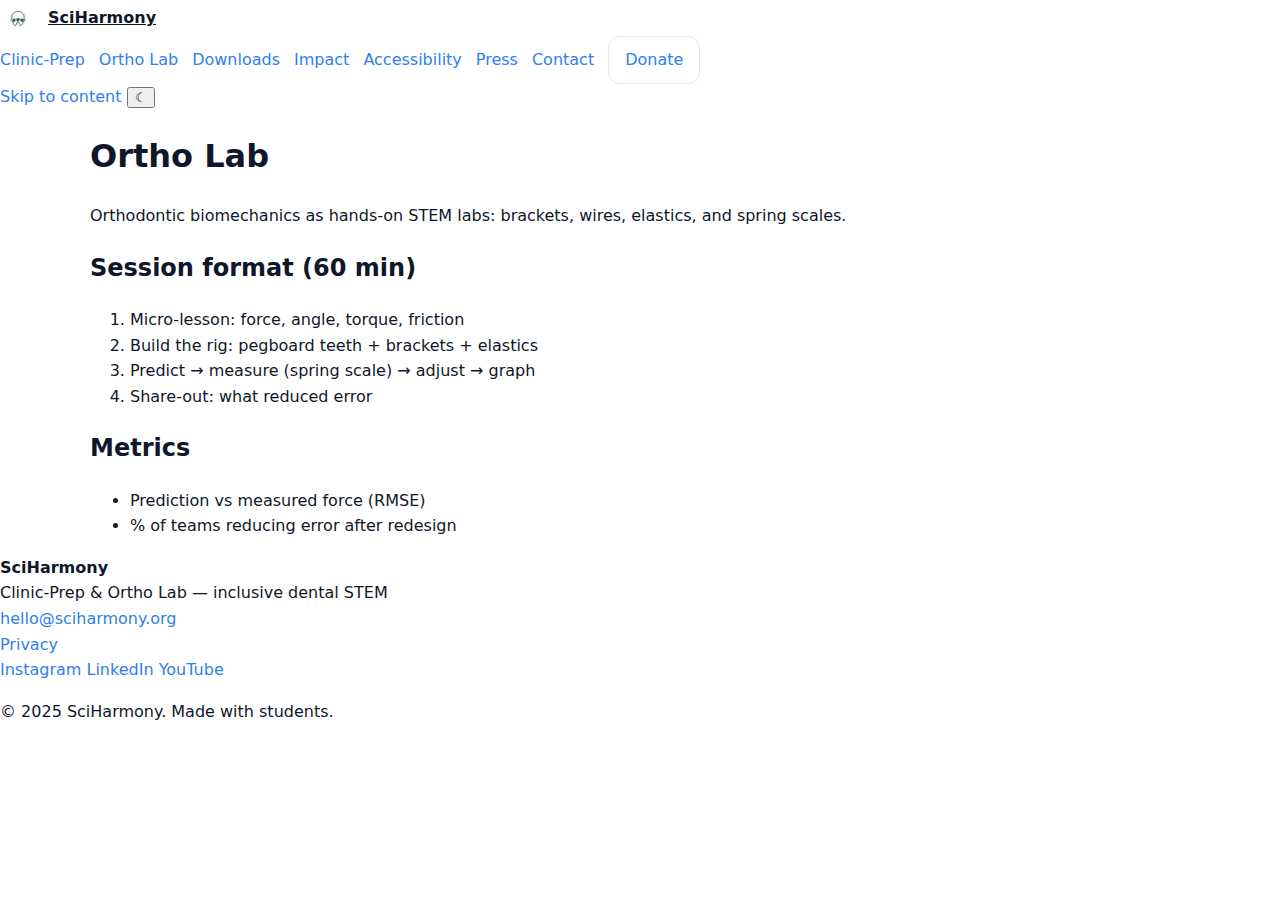
<file: ortho-lab.html>
<!doctype html>
<html lang="en">
<head>
  <meta charset="utf-8" />
  <meta name="viewport" content="width=device-width, initial-scale=1" />
  <title>Ortho Lab — SciHarmony</title>
  <meta name="description" content="SciHarmony — Clinic-Prep and Ortho Lab: inclusive dental STEM." />
  <link rel="icon" href="assets/logo/favicon-sciharmony-dental-green.svg" type="image/svg+xml" />
  <link rel="stylesheet" href="assets/css/styles.css" />
  
</head>
<body>

<header class="site-header">
  <a class="brand" href="index.html" aria-label="SciHarmony home">
    <img src="assets/logo/logo-sciharmony-dental-green.svg" alt="SciHarmony logo" width="40" height="40" />
    <span class="brand-text">SciHarmony</span>
  </a>
  <nav class="nav" aria-label="primary">
    <a href="clinic-prep.html">Clinic-Prep</a>
    <a href="ortho-lab.html" aria-current="page">Ortho Lab</a>
    <a href="downloads.html">Downloads</a>
    <a href="impact.html">Impact</a>
    <a href="accessibility.html">Accessibility</a>
    <a href="press-kit.html">Press</a>
    <a href="contact.html">Contact</a>
    <a class="btn donate" href="get-involved.html#donate">Donate</a>
  </nav>
  <a class="skip-link" href="#main">Skip to content</a>
</header>

<main id="main" class="container">

<h1>Ortho Lab</h1>
<p>Orthodontic biomechanics as hands-on STEM labs: brackets, wires, elastics, and spring scales.</p>
<h2>Session format (60 min)</h2>
<ol><li>Micro-lesson: force, angle, torque, friction</li><li>Build the rig: pegboard teeth + brackets + elastics</li><li>Predict → measure (spring scale) → adjust → graph</li><li>Share-out: what reduced error</li></ol>
<h2>Metrics</h2>
<ul><li>Prediction vs measured force (RMSE)</li><li>% of teams reducing error after redesign</li></ul>

</main>

<footer class="site-footer">
  <div class="footer-grid">
    <div><strong>SciHarmony</strong><br/>Clinic-Prep & Ortho Lab — inclusive dental STEM</div>
    <div>
      <a href="mailto:hello@sciharmony.org">hello@sciharmony.org</a><br/>
      <a href="privacy.html">Privacy</a>
    </div>
    <div class="socials">
      <a href="#" aria-label="Instagram">Instagram</a>
      <a href="#" aria-label="LinkedIn">LinkedIn</a>
      <a href="#" aria-label="YouTube">YouTube</a>
    </div>
  </div>
  <p class="copyright">© 2025 SciHarmony. Made with students.</p>
</footer>

<script src="assets/js/app.js" defer></script>
</body>
</html>
</file>
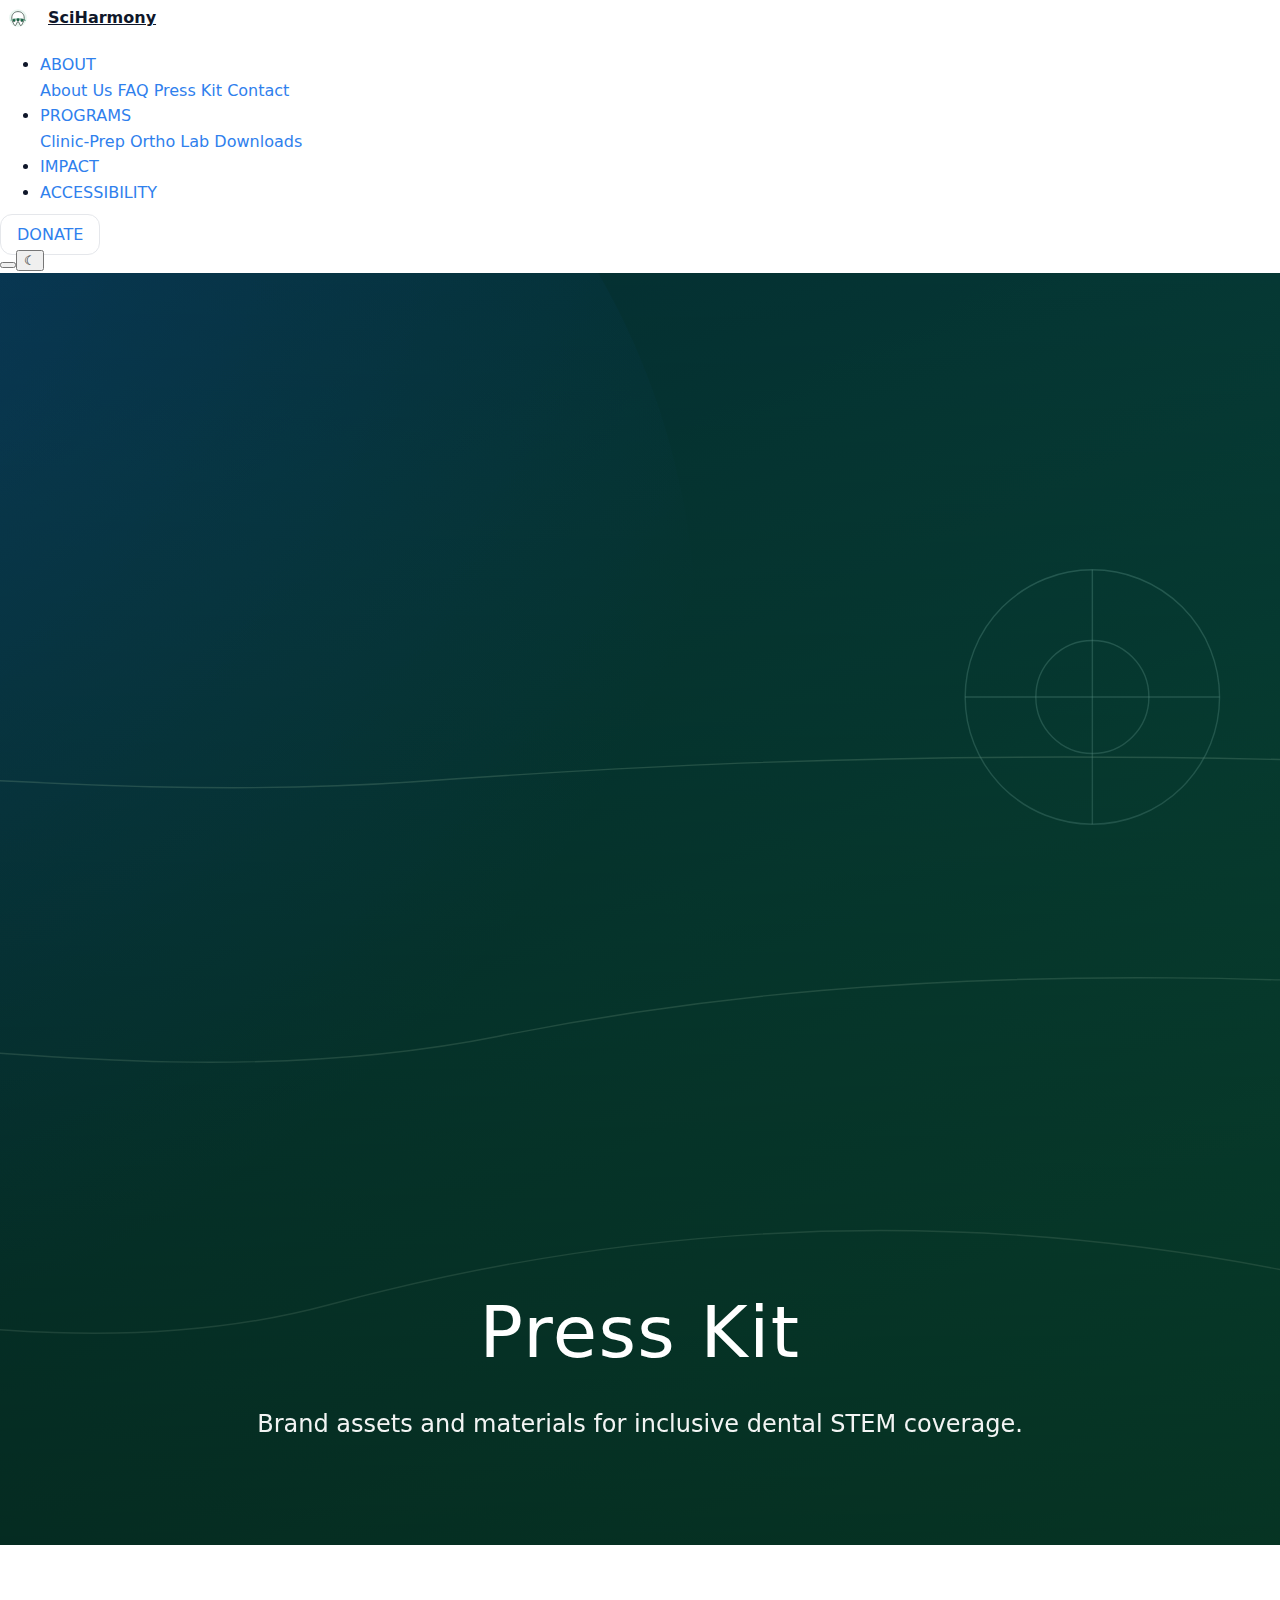
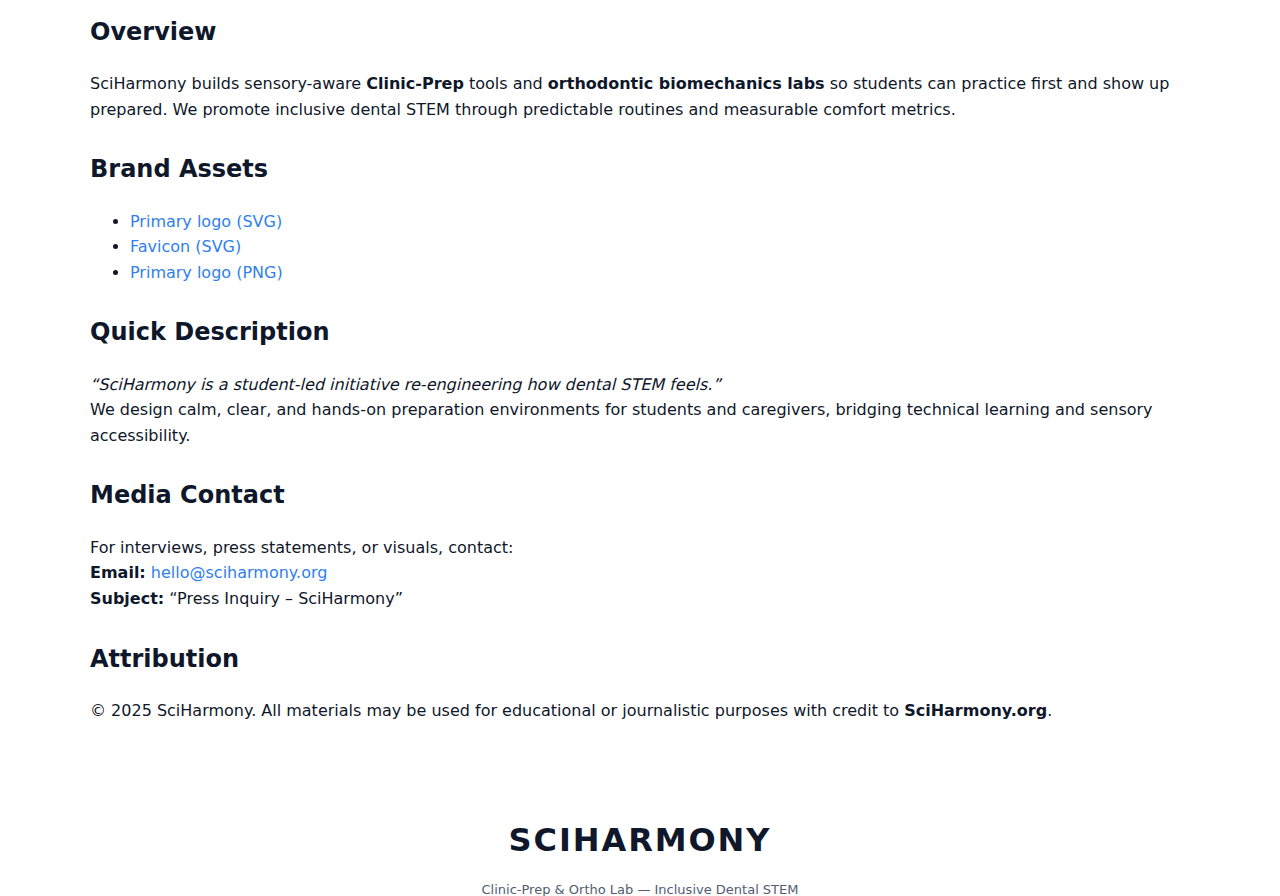
<file: press-kit.html>
<!doctype html>
<html lang="en" data-theme="light">
<head>
  <meta charset="utf-8">
  <meta name="viewport" content="width=device-width, initial-scale=1">
  <title>Press Kit — SciHarmony</title>
  <meta name="description" content="SciHarmony press kit — logos, brand assets, and media materials for inclusive dental STEM.">
  <link rel="icon" href="assets/logo/favicon-sciharmony-dental-green.svg" type="image/svg+xml">
  <link rel="stylesheet" href="assets/css/styles.css">
  <meta name="theme-color" content="#ffffff">
</head>
<body>

  <!-- Unified header -->
  <header class="site-header">
    <a class="brand" href="index.html" aria-label="SciHarmony home">
      <img src="assets/logo/logo-sciharmony-dental-green.svg" alt="" width="40" height="40">
      <span class="brand-text">SciHarmony</span>
    </a>

    <nav class="main-nav" aria-label="Primary">
      <ul class="menu">
        <li class="has-dropdown">
          <a href="about.html" aria-expanded="false">ABOUT</a>
          <div class="dropdown">
            <a href="about.html">About Us</a>
            <a href="faq.html">FAQ</a>
            <a href="press-kit.html" aria-current="page">Press Kit</a>
            <a href="contact.html">Contact</a>
          </div>
        </li>
        <li class="has-dropdown">
          <a href="programs.html" aria-expanded="false">PROGRAMS</a>
          <div class="dropdown">
            <a href="clinic-prep.html">Clinic-Prep</a>
            <a href="ortho-lab.html">Ortho Lab</a>
            <a href="downloads.html">Downloads</a>
          </div>
        </li>
        <li><a href="impact.html">IMPACT</a></li>
        <li><a href="accessibility.html">ACCESSIBILITY</a></li>
      </ul>
      <a class="btn donate" href="get-involved.html#donate">DONATE</a>
    </nav>
  </header>

  <!-- Hero section -->
  <section class="hero hero--small" role="banner">
    <div class="hero-inner">
      <h1>Press Kit</h1>
      <p class="sub">Brand assets and materials for inclusive dental STEM coverage.</p>
    </div>
  </section>

  <!-- Main content -->
  <main class="section">
    <div class="container">
      <section class="reveal" style="margin-bottom:28px">
        <h2>Overview</h2>
        <p>
          SciHarmony builds sensory-aware <strong>Clinic-Prep</strong> tools and <strong>orthodontic biomechanics labs</strong> so students can practice first and show up prepared. 
          We promote inclusive dental STEM through predictable routines and measurable comfort metrics.
        </p>
      </section>

      <section class="reveal" style="margin-bottom:28px">
        <h2>Brand Assets</h2>
        <ul>
          <li><a href="assets/logo/logo-sciharmony-dental-green.svg" download>Primary logo (SVG)</a></li>
          <li><a href="assets/logo/favicon-sciharmony-dental-green.svg" download>Favicon (SVG)</a></li>
          <li><a href="assets/logo/logo-sciharmony-dental-green.png" download>Primary logo (PNG)</a></li>
        </ul>
      </section>

      <section class="reveal" style="margin-bottom:28px">
        <h2>Quick Description</h2>
        <p>
          <em>“SciHarmony is a student-led initiative re-engineering how dental STEM feels.”</em><br>
          We design calm, clear, and hands-on preparation environments for students and caregivers, bridging technical learning and sensory accessibility.
        </p>
      </section>

      <section class="reveal" style="margin-bottom:28px">
        <h2>Media Contact</h2>
        <p>
          For interviews, press statements, or visuals, contact:<br>
          <strong>Email:</strong> <a href="mailto:hello@sciharmony.org">hello@sciharmony.org</a><br>
          <strong>Subject:</strong> “Press Inquiry – SciHarmony”
        </p>
      </section>

      <section class="reveal">
        <h2>Attribution</h2>
        <p>© 2025 SciHarmony. All materials may be used for educational or journalistic purposes with credit to <strong>SciHarmony.org</strong>.</p>
      </section>
    </div>
  </main>

  <!-- Unified gradient footer -->
  <footer class="site-footer">
    <div class="footer-main" style="text-align:center;max-width:960px;margin:0 auto;padding:28px 16px;">
      <h2 style="margin:0 0 8px 0;font-size:32px;letter-spacing:.06em">SCIHARMONY</h2>
      <p class="small" style="opacity:.95">Clinic-Prep &amp; Ortho Lab — Inclusive Dental STEM</p>

      <div class="socials" style="display:flex;gap:18px;justify-content:center;margin:14px 0 6px">
        <a href="#" aria-label="Instagram" style="display:inline-flex" title="Instagram">
          <svg width="24" height="24" viewBox="0 0 24 24" fill="none" stroke="currentColor" stroke-width="1.8" stroke-linecap="round" stroke-linejoin="round" style="color:#fff">
            <rect x="3" y="3" width="18" height="18" rx="5"></rect>
            <path d="M16 11.37A4 4 0 1 1 12.63 8 4 4 0 0 1 16 11.37z"></path>
            <line x1="17.5" y1="6.5" x2="17.5" y2="6.5"></line>
          </svg>
        </a>
        <a href="#" aria-label="LinkedIn" style="display:inline-flex" title="LinkedIn">
          <svg width="24" height="24" viewBox="0 0 24 24" fill="currentColor" style="color:#fff">
            <path d="M4.98 3.5C4.98 4.88 3.86 6 2.5 6S0 4.88 0 3.5 1.12 1 2.5 1s2.48 1.12 2.48 2.5zM0 8h5v15H0V8zm7.5 0h4.8v2.05h.07c.67-1.27 2.3-2.6 4.74-2.6 5.07 0 6 3.34 6 7.69V23H18V16.1c0-1.65-.03-3.76-2.3-3.76-2.3 0-2.65 1.8-2.65 3.64V23H7.5V8z"/>
          </svg>
        </a>
        <a href="#" aria-label="YouTube" style="display:inline-flex" title="YouTube">
          <svg width="26" height="26" viewBox="0 0 24 24" fill="#fff">
            <path d="M23.5 6.2a3 3 0 0 0-2.1-2.1C19.3 3.6 12 3.6 12 3.6s-7.3 0-9.4.5A3 3 0 0 0 .5 6.2 31 31 0 0 0 0 12a31 31 0 0 0 .5 5.8 3 3 0 0 0 2.1 2.1c2.1.5 9.4.5 9.4.5s7.3 0 9.4-.5a3 3 0 0 0 2.1-2.1A31 31 0 0 0 24 12a31 31 0 0 0-.5-5.8zM9.6 15.5v-7l6.2 3.5-6.2 3.5z"/>
          </svg>
        </a>
      </div>

      <div class="footer-badge" style="display:inline-flex;align-items:center;gap:8px;border:1px solid rgba(255,255,255,.35);border-radius:999px;padding:8px 14px;color:#fff;opacity:.95">
        <svg width="18" height="18" viewBox="0 0 24 24" fill="currentColor" aria-hidden="true"><path d="M12 2l2.09 6.26h6.58l-5.32 3.86 2.03 6.24L12 15.77 6.62 18.36l2.03-6.24L3.33 8.26h6.58L12 2z"/></svg>
        <span>Made with students</span>
      </div>

      <p class="copyright" style="margin-top:12px">© 2025 SciHarmony. Made with students.</p>
    </div>
  </footer>

  <script src="assets/js/app.js" defer></script>
</body>
</html>
</file>
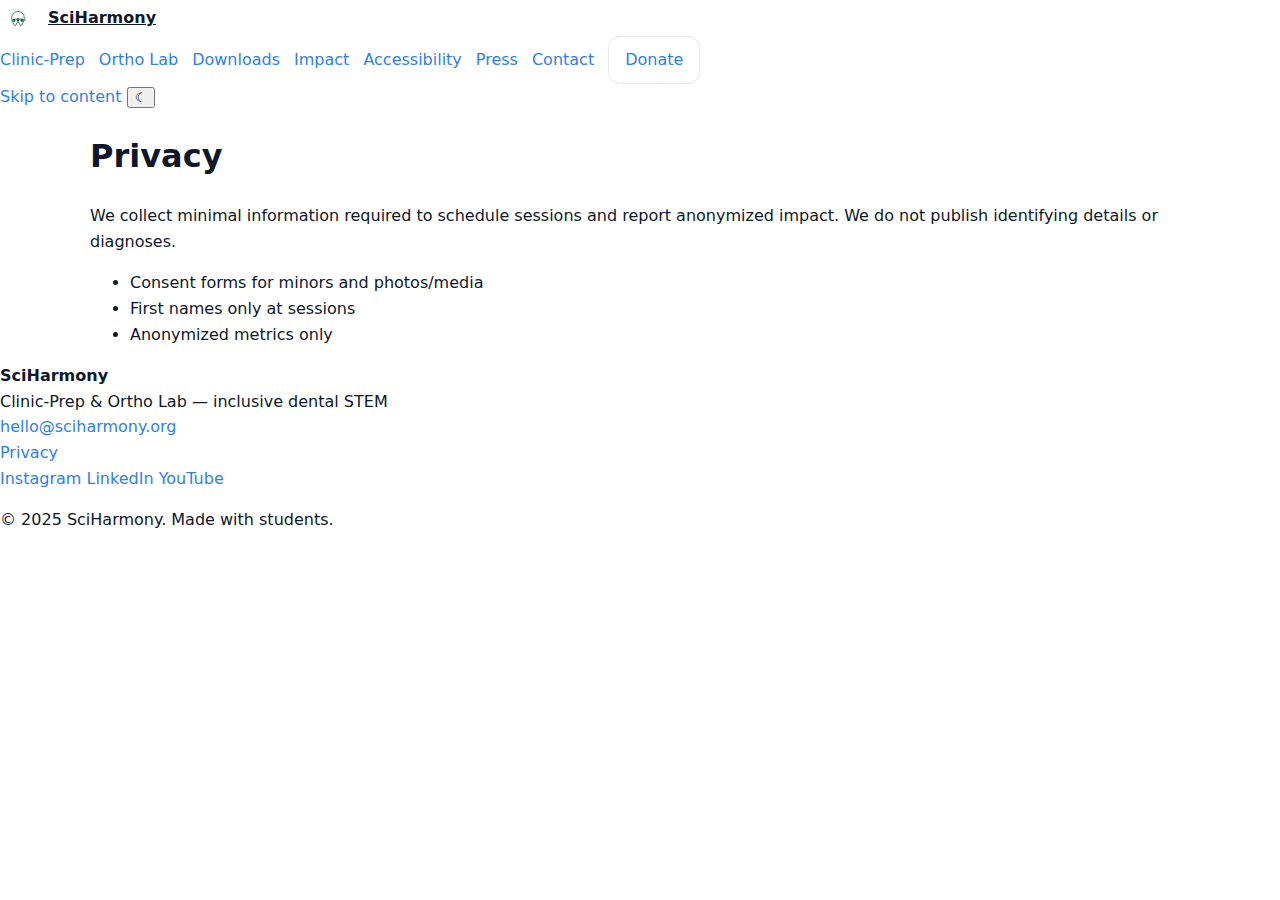
<file: privacy.html>
<!doctype html>
<html lang="en">
<head>
  <meta charset="utf-8" />
  <meta name="viewport" content="width=device-width, initial-scale=1" />
  <title>Privacy — SciHarmony</title>
  <meta name="description" content="SciHarmony — Clinic-Prep and Ortho Lab: inclusive dental STEM." />
  <link rel="icon" href="assets/logo/favicon-sciharmony-dental-green.svg" type="image/svg+xml" />
  <link rel="stylesheet" href="assets/css/styles.css" />
  
</head>
<body>

<header class="site-header">
  <a class="brand" href="index.html" aria-label="SciHarmony home">
    <img src="assets/logo/logo-sciharmony-dental-green.svg" alt="SciHarmony logo" width="40" height="40" />
    <span class="brand-text">SciHarmony</span>
  </a>
  <nav class="nav" aria-label="primary">
    <a href="clinic-prep.html">Clinic-Prep</a>
    <a href="ortho-lab.html">Ortho Lab</a>
    <a href="downloads.html">Downloads</a>
    <a href="impact.html">Impact</a>
    <a href="accessibility.html">Accessibility</a>
    <a href="press-kit.html">Press</a>
    <a href="contact.html">Contact</a>
    <a class="btn donate" href="get-involved.html#donate">Donate</a>
  </nav>
  <a class="skip-link" href="#main">Skip to content</a>
</header>

<main id="main" class="container">

<h1>Privacy</h1>
<p>We collect minimal information required to schedule sessions and report anonymized impact. We do not publish identifying details or diagnoses.</p>
<ul><li>Consent forms for minors and photos/media</li><li>First names only at sessions</li><li>Anonymized metrics only</li></ul>

</main>

<footer class="site-footer">
  <div class="footer-grid">
    <div><strong>SciHarmony</strong><br/>Clinic-Prep & Ortho Lab — inclusive dental STEM</div>
    <div>
      <a href="mailto:hello@sciharmony.org">hello@sciharmony.org</a><br/>
      <a href="privacy.html">Privacy</a>
    </div>
    <div class="socials">
      <a href="#" aria-label="Instagram">Instagram</a>
      <a href="#" aria-label="LinkedIn">LinkedIn</a>
      <a href="#" aria-label="YouTube">YouTube</a>
    </div>
  </div>
  <p class="copyright">© 2025 SciHarmony. Made with students.</p>
</footer>

<script src="assets/js/app.js" defer></script>
</body>
</html>
</file>
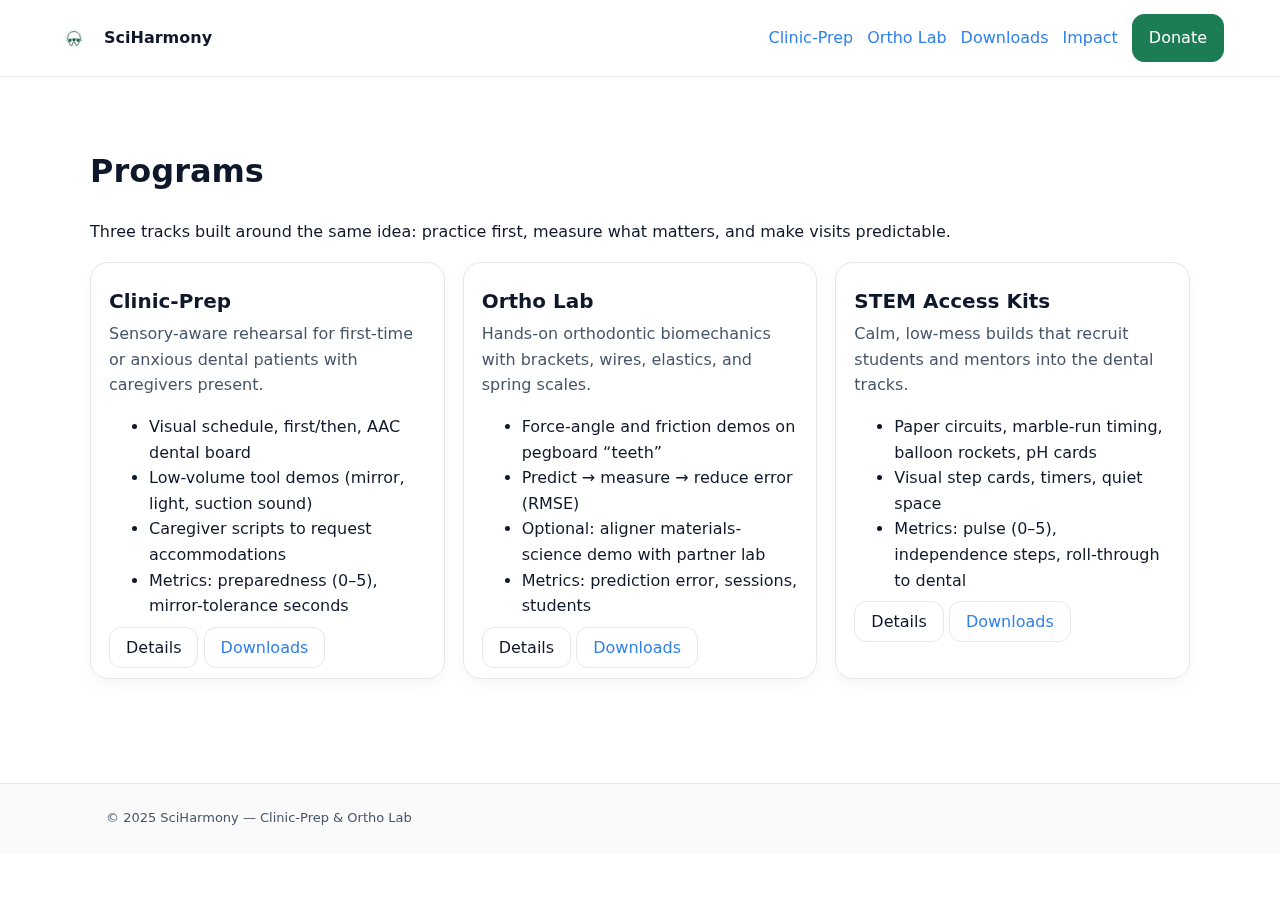
<file: programs.html>
<!doctype html>
<html lang="en">
<head>
  <meta charset="utf-8"/>
  <meta name="viewport" content="width=device-width, initial-scale=1"/>
  <title>Programs — SciHarmony</title>
  <meta name="description" content="Clinic-Prep workshops, Orthodontic Forces Lab sessions, and STEM Access Kits on-ramp."/>
  <link rel="icon" href="assets/logo/favicon-sciharmony-dental-green.svg" type="image/svg+xml"/>
  <link rel="stylesheet" href="assets/css/styles.css"/>
</head>
<body>

<header class="header">
  <div class="navwrap">
    <a class="brand" href="index.html" aria-label="SciHarmony home">
      <img src="assets/logo/logo-sciharmony-dental-green.svg" alt="SciHarmony logo" width="40" height="40"/>
      <span class="brand-text">SciHarmony</span>
    </a>
    <nav class="nav" aria-label="primary">
      <a href="clinic-prep.html">Clinic-Prep</a>
      <a href="ortho-lab.html">Ortho Lab</a>
      <a href="downloads.html">Downloads</a>
      <a href="impact.html">Impact</a>
      <a class="btn primary" href="get-involved.html#donate">Donate</a>
    </nav>
  </div>
</header>

<section class="section">
  <div class="container">
    <h1>Programs</h1>
    <p>Three tracks built around the same idea: practice first, measure what matters, and make visits predictable.</p>

    <div class="cards">
      <div class="card">
        <h3>Clinic-Prep</h3>
        <p>Sensory-aware rehearsal for first-time or anxious dental patients with caregivers present.</p>
        <ul>
          <li>Visual schedule, first/then, AAC dental board</li>
          <li>Low-volume tool demos (mirror, light, suction sound)</li>
          <li>Caregiver scripts to request accommodations</li>
          <li>Metrics: preparedness (0–5), mirror-tolerance seconds</li>
        </ul>
        <p><a class="btn ghost" href="clinic-prep.html">Details</a> <a class="btn" href="downloads.html#clinic-prep">Downloads</a></p>
      </div>

      <div class="card">
        <h3>Ortho Lab</h3>
        <p>Hands-on orthodontic biomechanics with brackets, wires, elastics, and spring scales.</p>
        <ul>
          <li>Force-angle and friction demos on pegboard “teeth”</li>
          <li>Predict → measure → reduce error (RMSE)</li>
          <li>Optional: aligner materials-science demo with partner lab</li>
          <li>Metrics: prediction error, sessions, students</li>
        </ul>
        <p><a class="btn ghost" href="ortho-lab.html">Details</a> <a class="btn" href="downloads.html#ortho-lab">Downloads</a></p>
      </div>

      <div class="card">
        <h3>STEM Access Kits</h3>
        <p>Calm, low-mess builds that recruit students and mentors into the dental tracks.</p>
        <ul>
          <li>Paper circuits, marble-run timing, balloon rockets, pH cards</li>
          <li>Visual step cards, timers, quiet space</li>
          <li>Metrics: pulse (0–5), independence steps, roll-through to dental</li>
        </ul>
        <p><a class="btn ghost" href="access-kits.html">Details</a> <a class="btn" href="downloads.html#access">Downloads</a></p>
      </div>
    </div>
  </div>
</section>

<footer class="footer">
  <div class="footer-inner">
    <div class="small">© 2025 SciHarmony — Clinic-Prep & Ortho Lab</div>
  </div>
</footer>

</body>
</html>
</file>
<file: assets/css/styles.css>
:root{
  --green:#1C7C54; --blue:#2F80ED; --yellow:#F2C94C;
  --ink:#0f172a; --muted:#475569;
}
*{box-sizing:border-box}
html:focus-within{scroll-behavior:smooth}
body{margin:0;font-family:system-ui,-apple-system,'Segoe UI',Roboto,Inter,Arial,sans-serif;color:var(--ink);background:#fff;line-height:1.6}
a{color:var(--blue);text-decoration:none} a:hover{text-decoration:underline}
img{max-width:100%;height:auto;display:block}

.header{position:sticky;top:0;background:#ffffffcc;backdrop-filter:saturate(1.2) blur(6px);
  border-bottom:1px solid #e5e7eb;z-index:50}
.navwrap{max-width:1200px;margin:0 auto;display:flex;align-items:center;gap:16px;padding:14px 16px}
.brand{display:flex;align-items:center;gap:12px;font-weight:700;color:var(--ink)}
.brand img{width:36px;height:36px;border-radius:6px}
.nav{margin-left:auto;display:flex;gap:14px;align-items:center;flex-wrap:wrap}
.btn{padding:10px 16px;border-radius:12px;border:1px solid #e5e7eb;background:#fff}
.btn.primary{background:var(--green);border-color:var(--green);color:#fff}
.btn.ghost{background:#fff;border-color:#e5e7eb;color:var(--ink)}

.hero{min-height:62vh;display:grid;place-items:center;text-align:center;color:#fff;position:relative;overflow:hidden}
.hero::before{content:"";position:absolute;inset:0;background:url('../images/hero-science.svg') center/cover no-repeat;filter:contrast(1.05) saturate(1.1)}
.hero::after{content:"";position:absolute;inset:0;background:linear-gradient(to bottom, rgba(0,0,0,.25), rgba(0,0,0,.55))}
.hero-inner{position:relative;padding:80px 16px;max-width:980px;z-index:1}
.hero h1{font-size:clamp(40px,6vw,72px);font-weight:300;letter-spacing:.02em;margin:.1em 0 .2em}
.hero p.sub{font-size:clamp(18px,2.2vw,24px);opacity:.95;margin:0 0 22px}
.cta-row{display:flex;gap:12px;justify-content:center;flex-wrap:wrap}

.section{padding:48px 16px}
.container{max-width:1100px;margin:0 auto}
.cards{display:grid;grid-template-columns:repeat(auto-fit,minmax(260px,1fr));gap:18px;margin-top:18px}
.card{background:#fff;border:1px solid #e5e7eb;border-radius:18px;padding:18px;box-shadow:0 6px 18px rgba(0,0,0,.04)}
.card h3{margin:.2em 0 .2em;font-size:20px}
.card p{color:var(--muted);margin:.2em 0 0}

.kpis{display:grid;grid-template-columns:repeat(auto-fit,minmax(160px,1fr));gap:14px;margin-top:18px}
.kpi{background:#fff;border:1px solid #e5e7eb;border-radius:16px;padding:14px;text-align:center}
.kpi .num{font-size:28px;font-weight:700}
.kpi .lbl{font-size:14px;color:var(--muted)}

.footer{border-top:1px solid #e5e7eb;background:#fafafa;margin-top:56px}
.footer-inner{max-width:1100px;margin:0 auto;padding:24px 16px;display:grid;grid-template-columns:repeat(auto-fit,minmax(220px,1fr));gap:18px}
.small{font-size:13px;color:var(--muted)}
</file>
